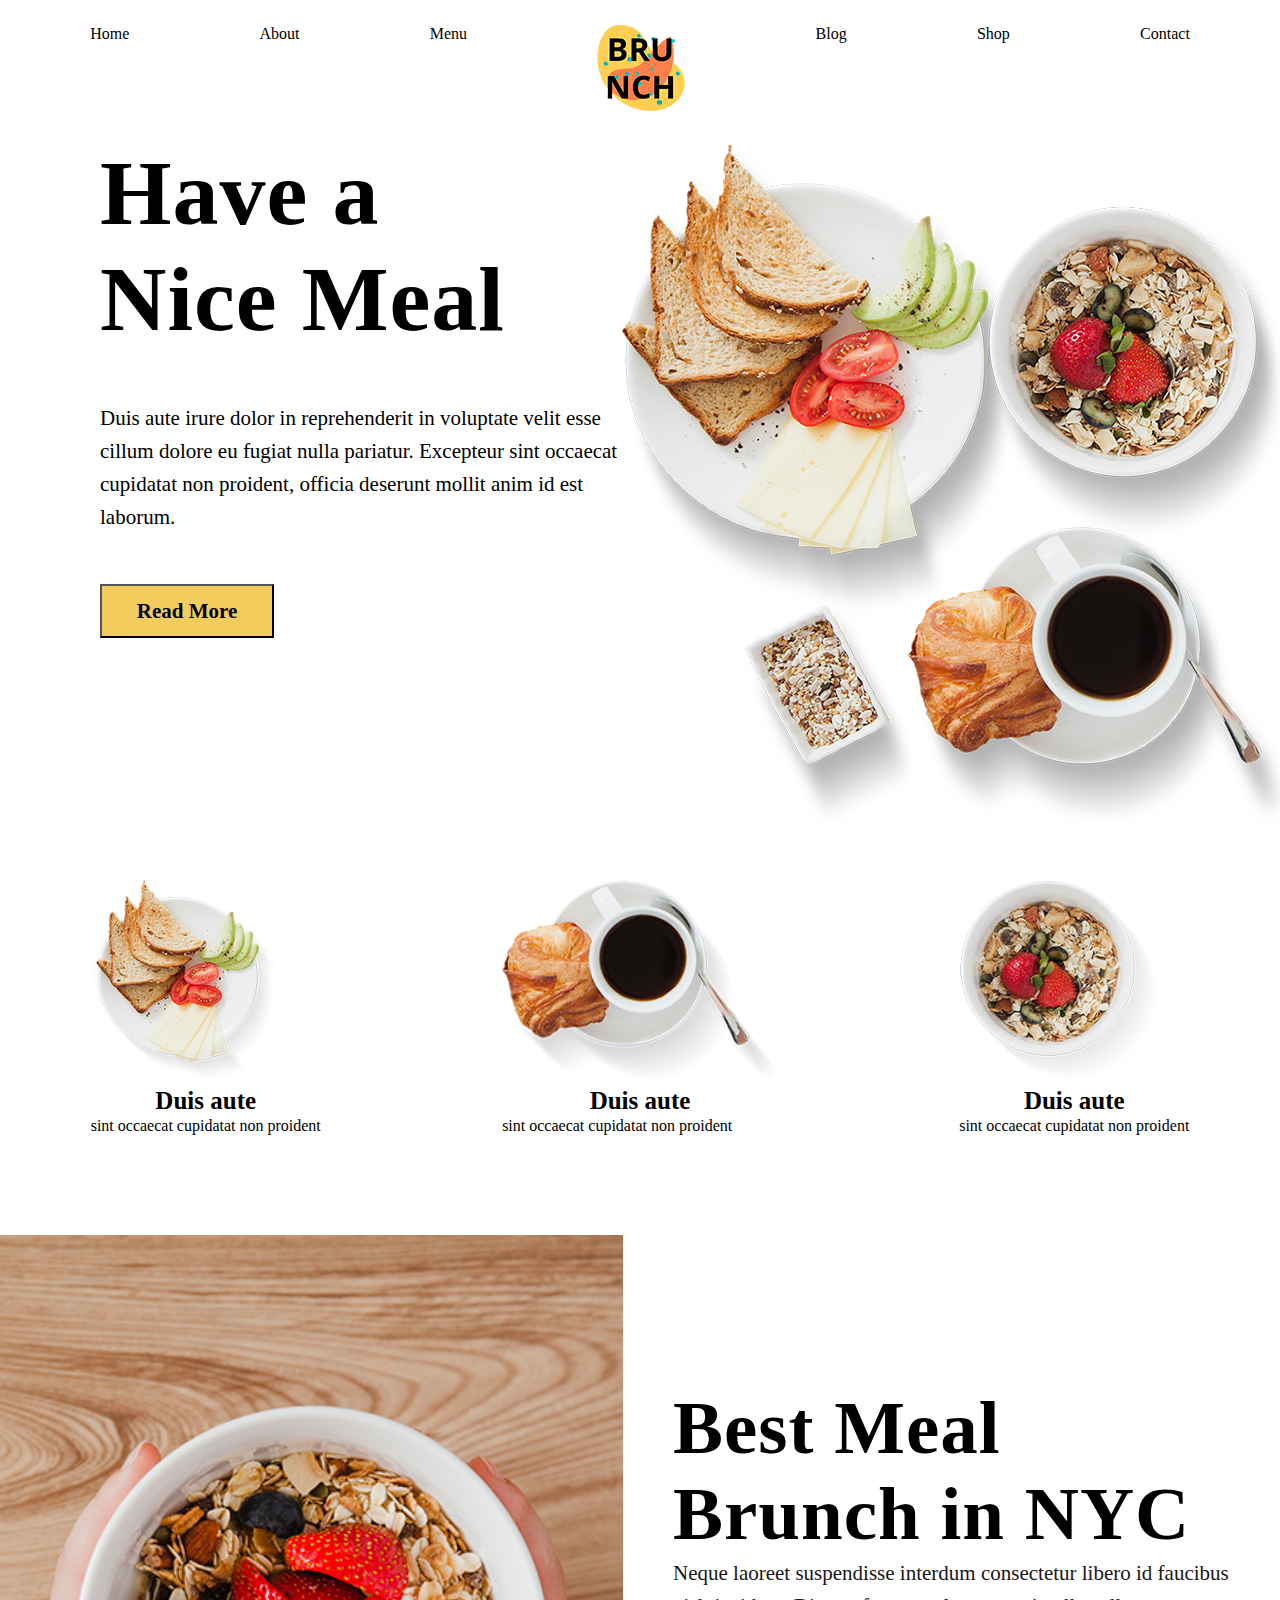
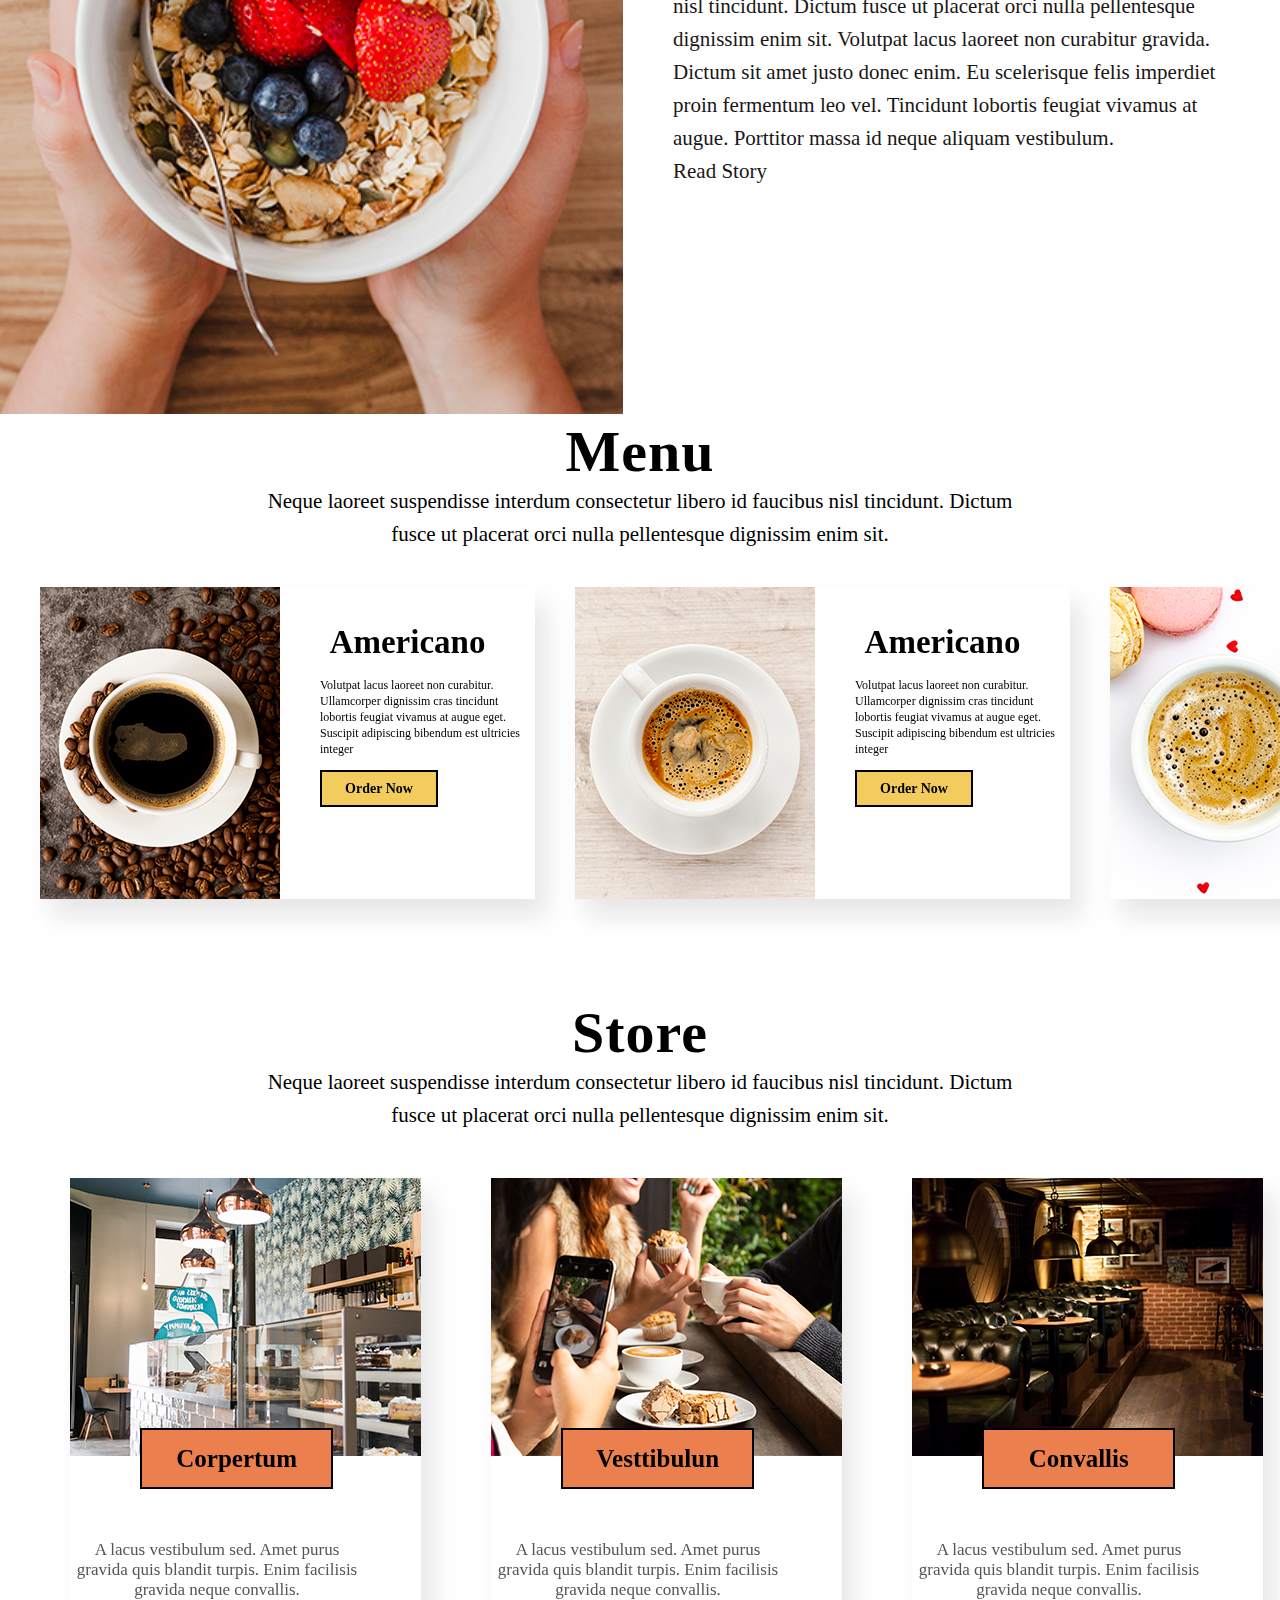
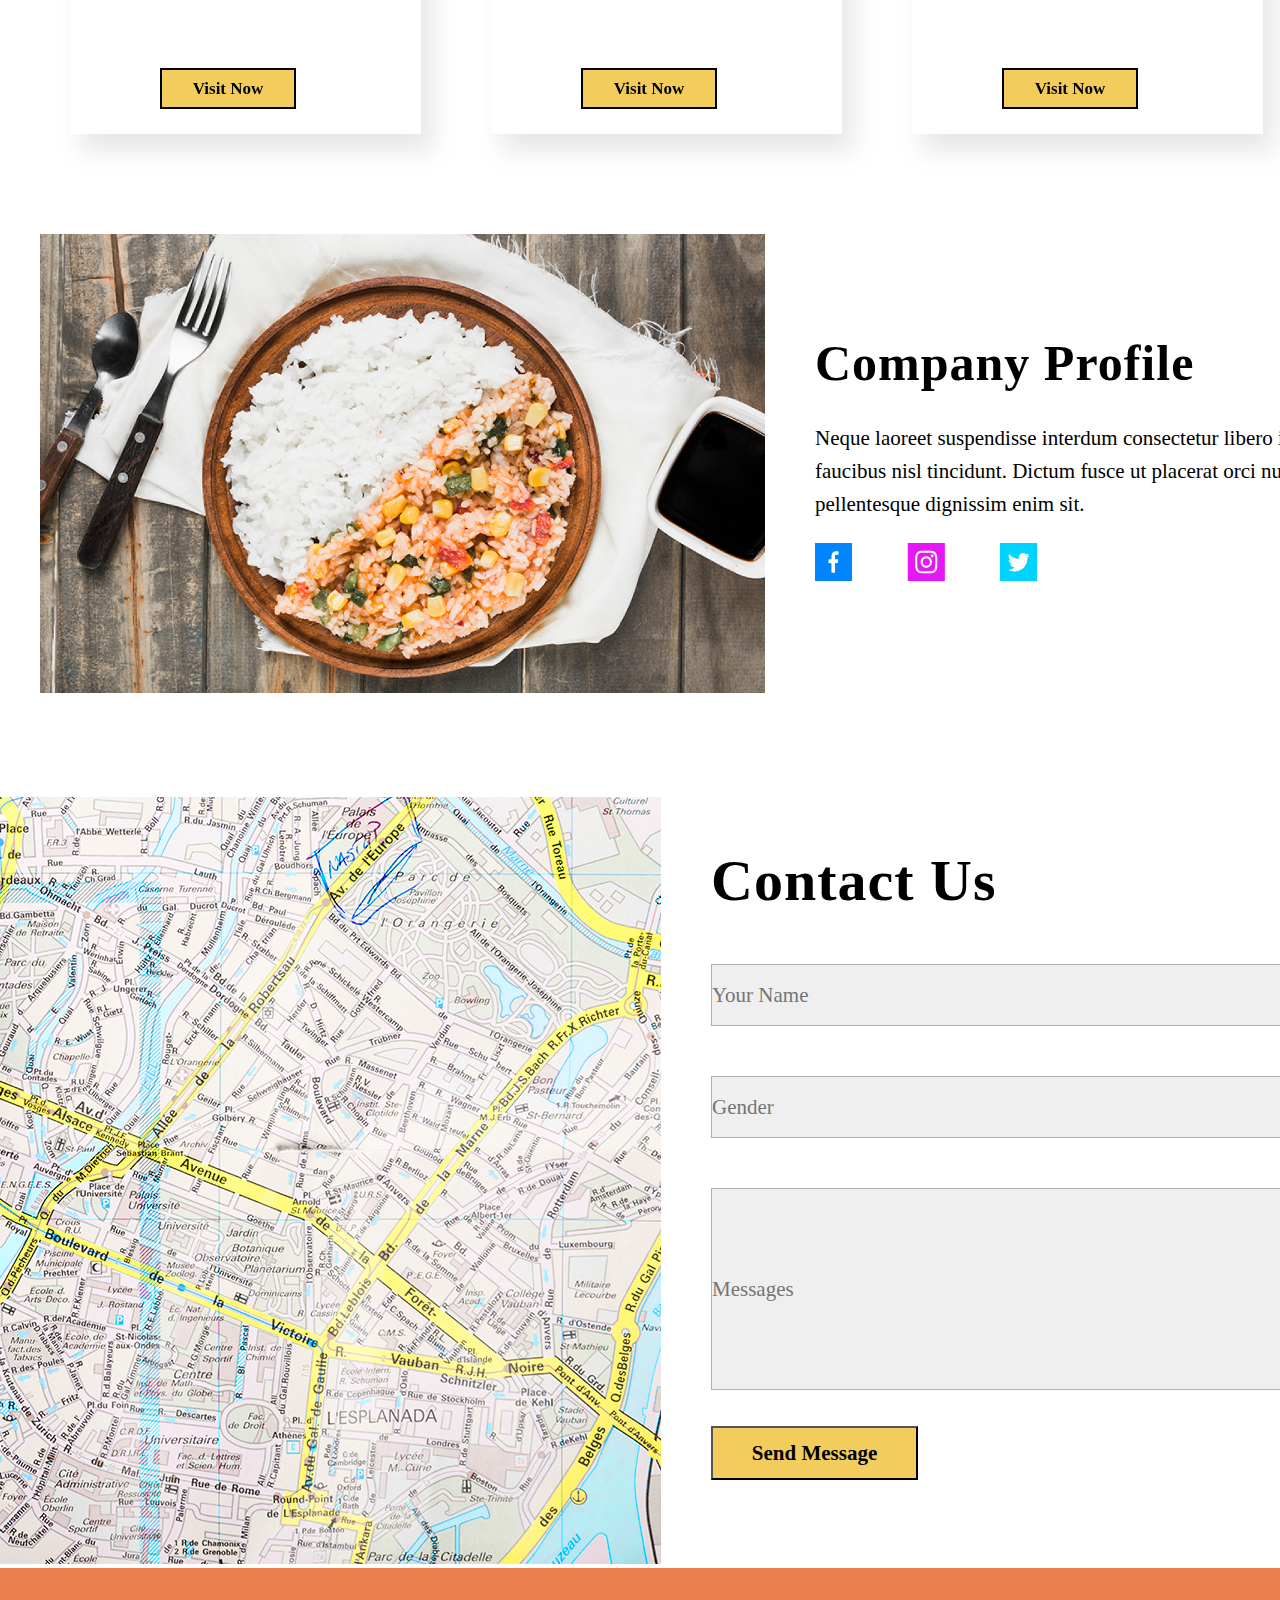
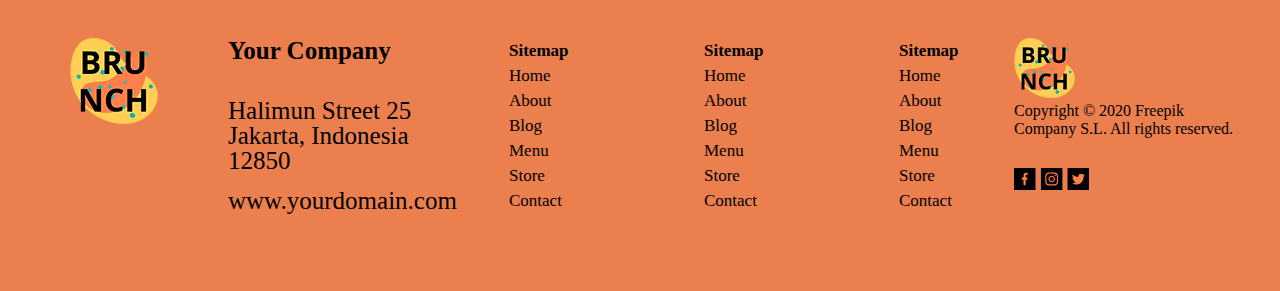
<file: PSD-BRUNCH/HTML/index.html>
<!DOCTYPE html>
<html lang="en">

<head>
    <meta charset="UTF-8">
    <meta name="viewport" content="width=device-width, initial-scale=1.0">
    <title>Brunch</title>
    <link rel="stylesheet" href="../CSS/style.css">
    <link rel="stylesheet" href="../CSS/responsive.css">
</head>

<body class="body">
    <!-- navbar -->
    <nav>
        <ul class="navbar">
            <li>Home</li>
            <li>About</li>
            <li>Menu</li>
            <li><img src="../IMAGES/Place Your Logo Here (Double Click to Edit) (1).png" alt=""></li>
            <li>Blog</li>
            <li>Shop</li>
            <li>Contact</li>
        </ul>
    </nav>
    <!-- navbar ends-->
    <!-- section starts -->
    <section>
        <!--container-1 starts */ -->

        <div class="container-1">
            <div class="meal-content">
                <p class="meal">Have a <br>
                    Nice Meal</p>
                <p class="duis">Duis aute irure dolor in reprehenderit in voluptate velit esse cillum dolore eu
                    fugiat nulla pariatur. Excepteur sint occaecat cupidatat non proident, officia deserunt mollit anim
                    id est laborum.</p>
                <button class="read">Read More</button>

            </div>
            <div class="img1-content">
                <img src="../IMAGES/sideimg.png" alt="" class="img-6">
          
            </div>
        </div>
        <!--container-1 ends */ -->

        <!--container-2 starts */ -->
        <div class="container-2">
            <div class="food-img3">
                <div class="img-1">
                    <img src="../IMAGES/bread.png" alt="" height="200px">
                    
                    <h1>Duis aute </h1>
                    <p> sint occaecat cupidatat non proident
                    </p>
                </div>
                <div class="img-2">
                    <img src="../IMAGES/coffee.png" alt="" height="200px">
                    <h1>Duis aute </h1>
                    <p> sint occaecat cupidatat non proident</p>
                </div>
                <div class="img-3">
                    <img src="../IMAGES/oats.png" alt="" height="200px">
                    <h1>Duis aute </h1>

                    <p>sint occaecat cupidatat non proident
                    </p>
                </div>
            </div>
        </div>
        <!--container-2 ends */ -->
        <!--container-3 starts */ -->


        <div class="container-3">
            <div class="oatsbowl">
                <img src="../IMAGES/oats-img.png" alt="" class="imgo">
            </div>
            <div class="bowl-content">
                <p class="nyc">Best Meal
                    Brunch in NYC</p>
                <p class="para">Neque laoreet suspendisse
                    interdum consectetur libero id faucibus
                    nisl tincidunt. Dictum fusce ut placerat orci nulla pellentesque dignissim enim sit. Volutpat lacus
                    laoreet non curabitur gravida. Dictum sit amet justo donec enim. Eu scelerisque felis imperdiet
                    proin fermentum leo vel. Tincidunt lobortis feugiat vivamus at augue. Porttitor massa id neque
                    aliquam vestibulum.
                </p>
                <p class="para"> Read Story</p>
            </div>
        </div>
        <!--container-3 ends */ -->

        <!--container-4 starts */ -->

        <div class="container-4">
            <p class="menu">Menu</p>
            <p class="para-2">Neque laoreet suspendisse interdum consectetur libero id faucibus nisl tincidunt. Dictum
                <br>fusce ut
                placerat orci nulla pellentesque dignissim enim sit.
            </p>
            <div class="coffee-menu">
                <div class="img-block">
                    <div><img src="../IMAGES/americano.png" alt=""></div>
                    <div>
                        <p class="americano">Americano</p>
                        <p class="para-3">Volutpat lacus laoreet non curabitur. Ullamcorper dignissim cras tincidunt
                            lobortis feugiat
                            vivamus at augue eget. Suscipit adipiscing bibendum est
                            ultricies integer</p>
                        <button class="order">Order Now</button>
                    </div>

                </div>
                <div class="img-block">
                    <div><img src="../IMAGES/hot-black.png" alt=""></div>
                    <div>
                        <p class="americano">Americano</p>
                        <p class="para-3">Volutpat lacus laoreet non curabitur. Ullamcorper dignissim cras tincidunt
                            lobortis feugiat
                            vivamus at augue eget. Suscipit adipiscing bibendum est
                            ultricies integer</p>
                        <button class="order">Order Now</button>
                    </div>

                </div>
                <div class="img-block">
                    <div class="ch"><img src="../IMAGES/cofeehot.png" alt="" class="ch"></div>
                </div>
            </div>
        </div>
        <!--container-4 ends */ -->

        <!--container-5 starts */ -->

        <div class="container-5">
            <p class="menu">Store</p>
            <p class="para-2">Neque laoreet suspendisse interdum consectetur libero id faucibus nisl tincidunt. Dictum
                <br>fusce ut
                placerat orci nulla pellentesque dignissim enim sit.
            </p>
            <div class="store">
                <div class="store-1">
                    <div><img src="../IMAGES/Place Your Image Here (Double Click to Edit) (4).png" alt="" class="img-4">
                        <button class="btn-c">Corpertum</button>
                    </div>
                    <div>
                        <p class="store-para">A lacus vestibulum sed. Amet purus gravida quis blandit turpis.
                            Enim facilisis gravida neque convallis.</p>
                    </div>
                    <button class="visit">Visit Now</button>
                </div>
                <div class="store-1">
                    <div><img src="../IMAGES/Place Your Image Here (Double Click to Edit) (3).png" alt="" class="img-4">
                        <button class="btn-c">Vesttibulun</button>
                    </div>
                    <div>
                        <p class="store-para">A lacus vestibulum sed. Amet purus gravida quis blandit turpis.
                            Enim facilisis gravida neque convallis.</p>
                    </div>
                    <button class="visit">Visit Now</button>

                </div>
                <div class="store-1">
                    <div><img src="../IMAGES/Place Your Image Here (Double Click to Edit) (2).png" alt="" class="img-4">
                        <button class="btn-c">Convallis</button>
                    </div>
                    <div>
                        <p class="store-para">A lacus vestibulum sed. Amet purus gravida quis blandit turpis.
                            Enim facilisis gravida neque convallis.</p>
                    </div>
                    <button class="visit">Visit Now</button>

                </div>
            </div>

        </div>
        <!--container-5 ends */ -->

        <!--container-6 starts */ -->
        <div class="container-6">
            <div class="img-2">
                <img src="../IMAGES/company.png" alt="" class="map">
            </div>
            <div class="company">
                <p class="pro">Company Profile</p>
                <p class="para-4">Neque laoreet suspendisse interdum consectetur libero id faucibus nisl tincidunt.
                    Dictum fusce
                    ut placerat orci nulla pellentesque dignissim enim sit. </p>
                <img src="../IMAGES/Facebook.png" alt="" class="img-5">
                <img src="../IMAGES/Instagram.png" alt="" class="img-5">
                <img src="../IMAGES/Twitter.png" alt="" class="img-5">
            </div>
        </div>
        <div class="container-7">
            <div>
                <img src="../IMAGES/map.png" alt="" >
            </div>
            <div class="bowl-content">
                <p class="con">Contact Us</p>
                <input type="text" name="" id="name" placeholder="Your Name"> <br>
                <input type="text" name="" id="name" placeholder="Gender"><br>
                <input type="text" name="" id="msg" placeholder="Messages"><br><br><br>
                <button class="send">Send Message</button>
            </div>
        </div>
    </section>
    <footer>
        <div>
            <img src="../IMAGES/Place Your Logo Here (Double Click to Edit) (1).png" alt="" class="fl">
        </div>
        <div>
            <ul class="cp">
                <li class="cmp">
                    Your Company
                </li>
                <li class="hal">Halimun Street 25 <br>
                    Jakarta, Indonesia <br>
                    12850</li>
                <li class="hal">www.yourdomain.com</li>
            </ul>
        </div>
        <div class="site">
            <ul>
                <li class="s1">Sitemap </li>
                <li class="s2"> Home</li>
                <li class="s2"> About</li>
                <li class="s2"> Blog</li>
                <li class="s2">Menu</li>
                <li class="s2"> Store</li>
                <li class="s2"> Contact </li>
            </ul>
        </div>
        <div class="site">
            <ul>
                <li class="s1">Sitemap </li>
                <li class="s2"> Home</li>
                <li class="s2"> About</li>
                <li class="s2"> Blog</li>
                <li class="s2">Menu</li>
                <li class="s2"> Store</li>
                <li class="s2"> Contact </li>
            </ul>
        </div>
        <div class="site">
            <ul>
                <li class="s1">Sitemap </li>
                <li class="s2"> Home</li>
                <li class="s2"> About</li>
                <li class="s2"> Blog</li>
                <li class="s2">Menu</li>
                <li class="s2"> Store</li>
                <li class="s2"> Contact </li>
            </ul>
        </div>
        <div>
            <ul>
                <li class="cmp1">
                    <img src="../IMAGES/Place Your Logo Here (Double Click to Edit) (1).png" alt="" class="fls">
                </li>
                <li class="">Copyright ©  2020 Freepik <br>
                    Company S.L. All rights reserved.</li>
                    <li class="llg"><img src="../IMAGES/Facebook-2.png" alt="">
                    <img src="../IMAGES/Instagram-2.png" alt="">
                <img src="../IMAGES/Twitter-2.png" alt=""></li>
            </ul>
        </div>
    </footer>
</body>

</html>
</file>
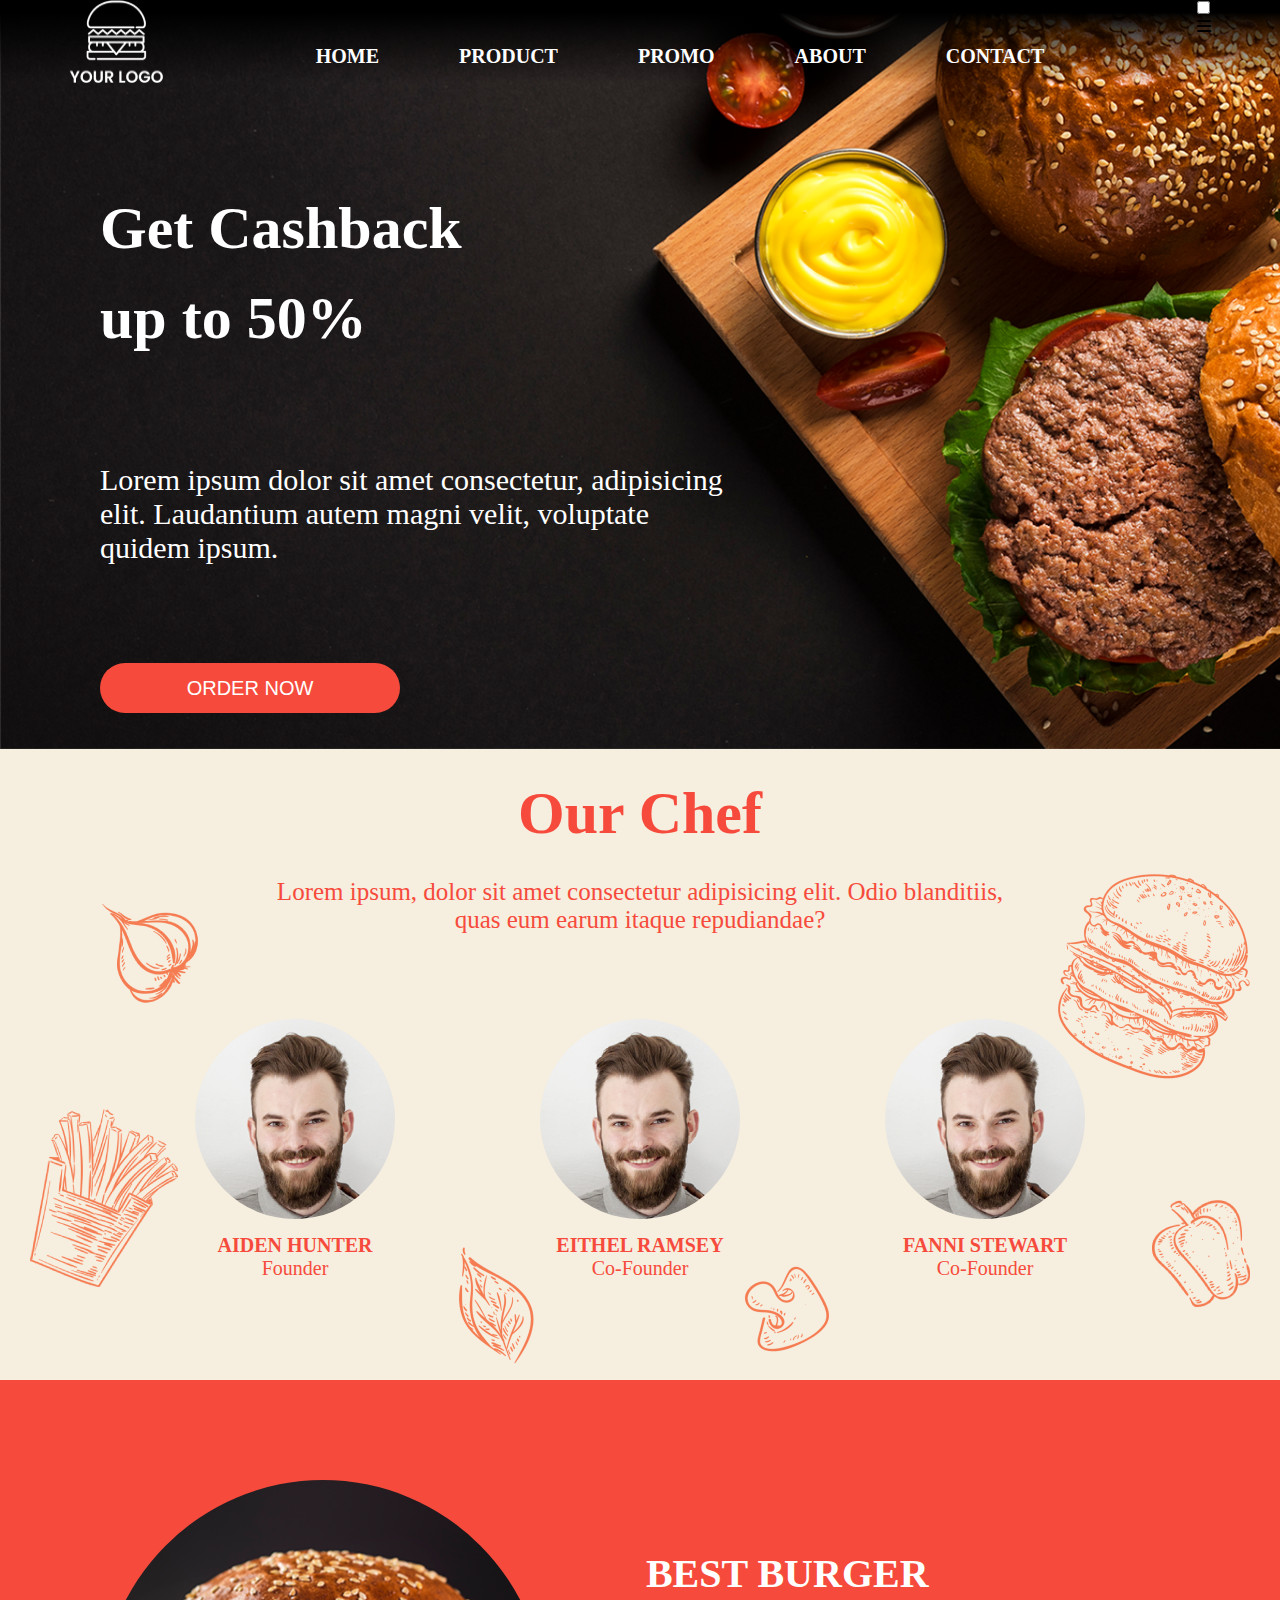
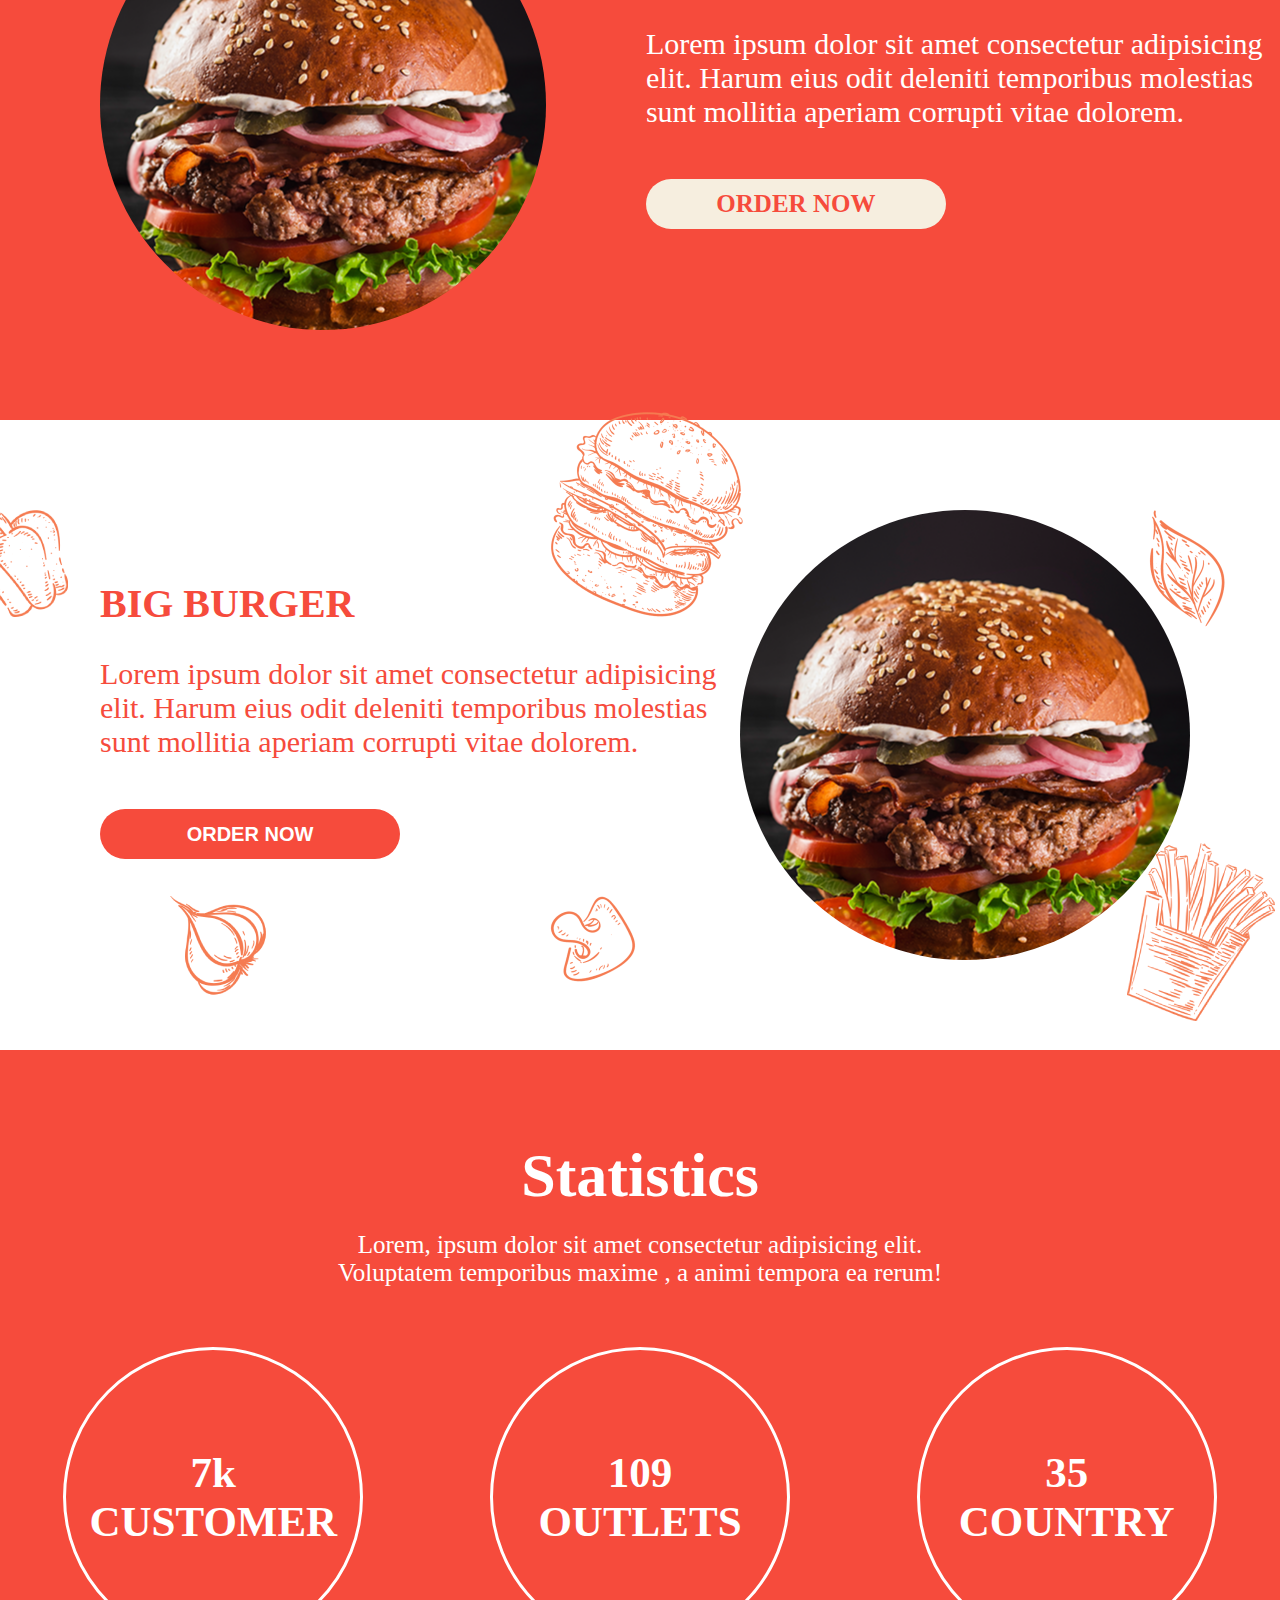
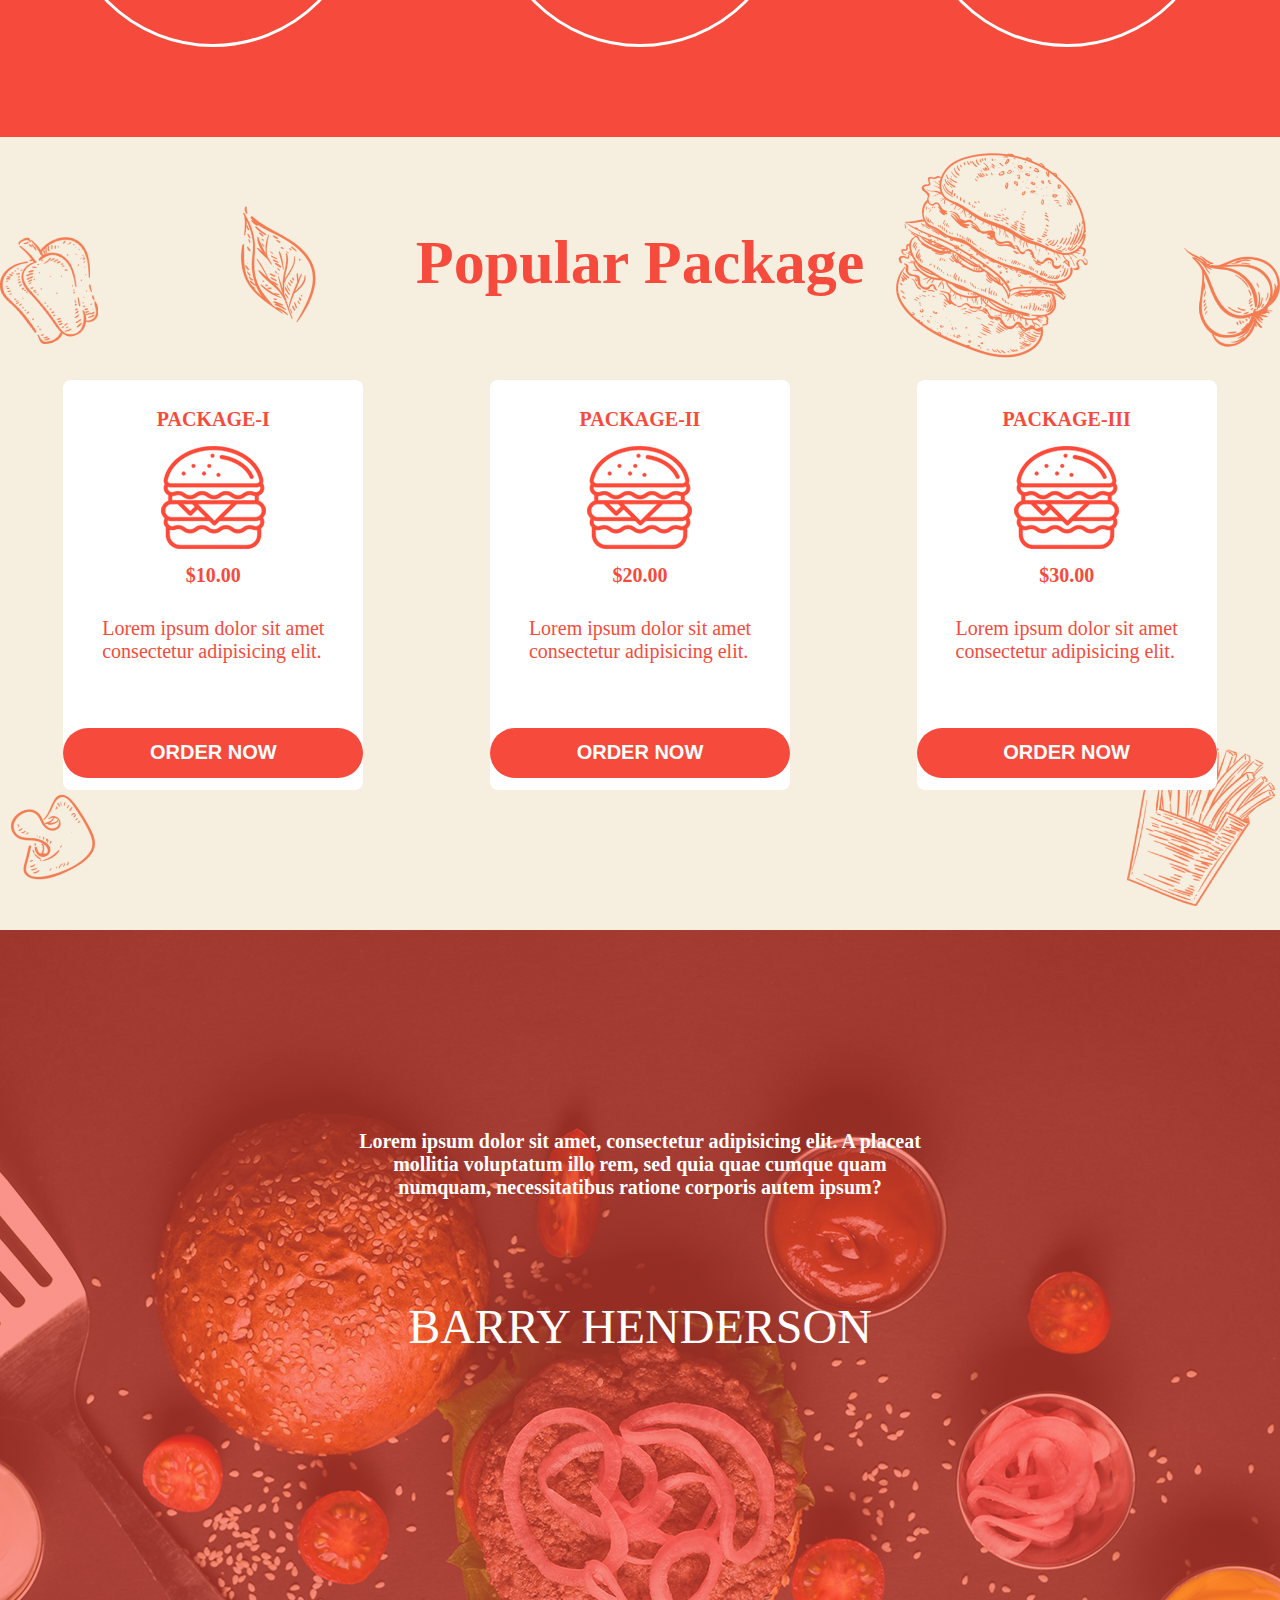
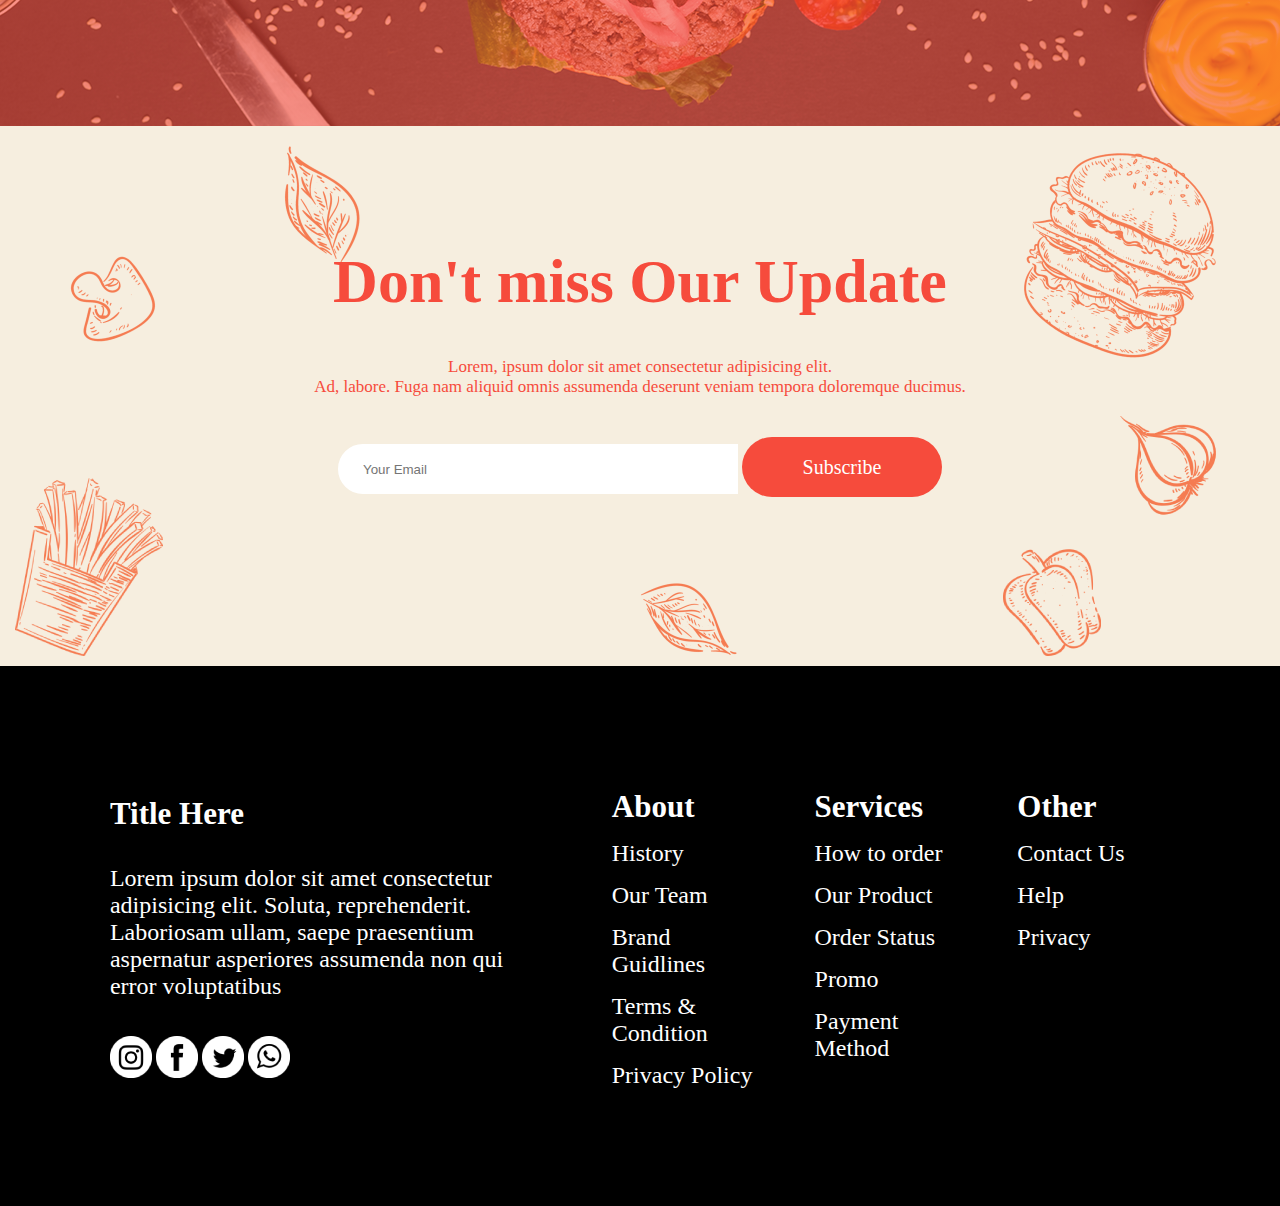
<file: Website/HTML/burgerrestaurant.html>
<!DOCTYPE html>
<html lang="en">

<head>
    <meta charset="UTF-8">
    <meta name="viewport" content="width=device-width, initial-scale=1.0">
    <title>Burger Restaurant </title>
    <link rel="stylesheet" href="../CSS/BurgerStyle.css">
    <link rel="stylesheet" href="https://cdnjs.cloudflare.com/ajax/libs/font-awesome/6.4.2/css/all.min.css">
</head>

<body>
    <header>
        <div class="container">
            <nav class="nav">
                <img src="../../Website/Images/Place Your Logo Here (Double Click to Edit).png" alt=""></li>
                <ul class="navbar">
                    <li>Home</li>
                    <li>Product</li>
                    <li>Promo</li>
                    <li>About</li>
                    <li>Contact</li>
                </ul>
                <div>  
                  <input type="checkbox" name="" id="check">
                <div class=""> <i class="fa-solid fa-bars bar"></i></div> 
              </div>
            </nav>
            <div class="col-50">
                <div class="head">
                    <h1>Get Cashback up to 50%</h1>
                </div>
                <div class="para">
                    <p>Lorem ipsum dolor sit amet consectetur, adipisicing elit. Laudantium autem magni velit, voluptate
                        quidem ipsum.</p>
                </div>
                <button class="btn">ORDER NOW</button>
                <br>
                <br><br>
            </div>
        </div>
    </header>
    <section>
        <div class="container-2">
            <div class="header-2">
                <h1> Our Chef</h1>
            </div>
            <div class="para-2">
                Lorem ipsum, dolor sit amet consectetur adipisicing elit. Odio blanditiis, <br>quas eum earum itaque
                repudiandae?
            </div>
            <div class="img-row">
                <div class="img-wrapper">
                    <div class="img-1">
                    </div>
                    <p>AIDEN HUNTER</p>
                    <p class="para-3">Founder</p>
                </div>
                <div class="img-wrapper">
                    <div class="img-1">

                    </div>
                    <p>EITHEL RAMSEY</p>
                    <p class="para-3">Co-Founder</p>
                </div>
                <div class="img-wrapper">
                    <div class="img-1">
                    </div>
                    <p>FANNI STEWART</p>
                    <p class="para-3">Co-Founder</p>
                </div>
                <img src="../../Website/Images/Vector Smart Object (1).png" alt="" id="i1">
                <img src="../../Website/Images/Vector Smart Object (2).png" alt="" id="i2">
                <img src="../../Website/Images/Vector Smart Object (3).png" alt="" id="i3">
                <img src="../../Website/Images/Vector Smart Object (4).png" alt="" id="i4">
                <img src="../../Website/Images/Vector Smart Object (5).png" alt="" id="i5">
                <img src="../../Website/Images/Vector Smart Object.png" alt="" id="i6">
            </div>
        </div>
        </div>
        <div class="container-3">
            <div class="img-a">
            </div>
            <div class="para-4">
                <h1>BEST BURGER</h1>
                <p>Lorem ipsum dolor sit amet consectetur adipisicing elit. Harum eius odit deleniti temporibus
                    molestias sunt mollitia aperiam corrupti vitae dolorem.
                </p>
                <button class="btn-2">ORDER NOW</button>
            </div>
        </div>
        <div class="container-4">
            <div class="para-5">
                <h1>BIG BURGER</h1>
                <p>Lorem ipsum dolor sit amet consectetur adipisicing elit. Harum eius odit deleniti temporibus
                    molestias sunt mollitia aperiam corrupti vitae dolorem.
                </p>
                <button class="btn-5">ORDER NOW</button>
            </div>
            <div class="img-b">
            </div>
            <img src="../../Website/Images/Vector Smart Object (1).png" alt="" id="l1">
            <img src="../../Website/Images/Vector Smart Object (2).png" alt="" id="l2">
            <img src="../../Website/Images/Vector Smart Object (3).png" alt="" id="l3">
            <img src="../../Website/Images/Vector Smart Object (4).png" alt="" id="l4">
            <img src="../../Website/Images/Vector Smart Object (5).png" alt="" id="l5">
            <img src="../../Website/Images/Vector Smart Object.png" alt="" id="l6">
        </div>
        <div class="container-5">
            <div class="para-6">
                <h1>Statistics</h1>
                <p>Lorem, ipsum dolor sit amet consectetur adipisicing elit. <br> Voluptatem temporibus maxime
                    , a animi tempora ea rerum!</p>
            </div>
            <div class="circle">
                <div class="r">
                    <p>7k </p>
                    <p>CUSTOMER</p>
                </div>
                <div class="r">
                    <p>109</p>
                    <p>OUTLETS</p>
                </div>
                <div class="r">
                    <p>35</p>
                    <p>COUNTRY</p>
                </div>
            </div>
        </div>
        <div class="container-6">
            <div class="para-7">
                <h1>Popular Package</h1>
            </div>
            <div class="sq">
                <div class="sq-1">
                    <p><b>PACKAGE-I</b></p>
                    <img src="../../Website/Images/Icon.png" alt="">
                    <p><b>$10.00</b></p>
                    <p>Lorem ipsum dolor sit amet <br> consectetur adipisicing elit.</p>
                    <button class="btn-5">ORDER NOW</button>
                </div>
                <div class="sq-1">
                    <p><b>PACKAGE-II</b></p>
                    <img src="../../Website/Images/Icon.png" alt="">
                    <p><b>$20.00</b></p>
                    <p>Lorem ipsum dolor sit amet <br> consectetur adipisicing elit.</p>
                    <button class="btn-5">ORDER NOW</button>
                </div>
                <div class="sq-1">
                    <p><b>PACKAGE-III</b></p>
                    <img src="../../Website/Images/Icon.png" alt="">
                    <p><b>$30.00</b></p>
                    <p>Lorem ipsum dolor sit amet <br> consectetur adipisicing elit.</p>
                    <button class="btn-5">ORDER NOW</button>
                </div>
            </div>
            <img src="../../Website/Images/Vector Smart Object (1).png" alt="" id="m1">
            <img src="../../Website/Images/Vector Smart Object (2).png" alt="" id="m2">
            <img src="../../Website/Images/Vector Smart Object (3).png" alt="" id="m3">
            <img src="../../Website/Images/Vector Smart Object (4).png" alt="" id="m4">
            <img src="../../Website/Images/Vector Smart Object (5).png" alt="" id="m5">
            <img src="../../Website/Images/Vector Smart Object.png" alt="" id="m6">
        </div>

        <div class="container-7">
            <p class="para-8">Lorem ipsum dolor sit amet, consectetur adipisicing elit.
                A placeat mollitia voluptatum illo rem, sed quia quae cumque quam numquam,
                necessitatibus ratione corporis autem ipsum?</p>
            <h1>BARRY HENDERSON</h1>
        </div>
        <div class="container-8">
            <div class="para-9">
                <h1>Don't miss Our Update</h1>
                <p>
                    Lorem, ipsum dolor sit amet consectetur adipisicing elit. <br> Ad, labore. Fuga nam aliquid omnis
                    assumenda deserunt veniam tempora doloremque ducimus.
                </p>
                <form action="get">
                    <input type="search" placeholder="Your Email" name="" id="search">
                    <button class="btn-6">Subscribe</button>
                </form>
            </div>
            <img src="../../Website/Images/Vector Smart Object (1).png" alt="" id="n1">
            <img src="../../Website/Images/Vector Smart Object (2).png" alt="" id="n2">
            <img src="../../Website/Images/Vector Smart Object (3).png" alt="" id="n3">
            <img src="../../Website/Images/Vector Smart Object (4).png" alt="" id="n4">
            <img src="../../Website/Images/Vector Smart Object (5).png" alt="" id="n5">
            <img src="../../Website/Images/Vector Smart Object.png" alt="" id="n6">
            <img src="../../Website/Images/shape-1.png" alt="" id="n7">
        </div>
        <footer>
            <div class="con-1">
                <h1>Title Here</h1>
                <br>
                <p>Lorem ipsum dolor sit amet consectetur adipisicing elit. Soluta, reprehenderit. Laboriosam ullam,
                    saepe praesentium aspernatur asperiores assumenda non qui error voluptatibus
                </p>
                <br>
                <br>
                <img src="../../Website/Images/Instagram.png" alt="">
                <img src="../../Website/Images/Facebook.png" alt="">
                <img src="../../Website/Images/Twitter.png" alt="">
                <img src="../../Website/Images/WhatsApp.png" alt="">
            </div>
            <div class="con-11">
                <div class="con-2">
                    <h1>About</h1>
                    <p>History</p>
                    <p>Our Team</p>
                    <p>Brand Guidlines</p>
                    <p>Terms & Condition</p>
                    <p>Privacy Policy</p>
                </div>
                <div class="con-2">
                    <h1>Services</h1>
                    <p>How to order</p>
                    <p>Our Product</p>
                    <p>Order Status</p>
                    <p>Promo</p>
                    <p>Payment Method</p>
                </div>
                <div class="con-2">
                    <h1>Other</h1>
                    <p>Contact Us</p>
                    <p>Help</p>
                    <p>Privacy</p>
                </div>
            </div>
        </footer>
    </section>
</body>

</html>
</file>
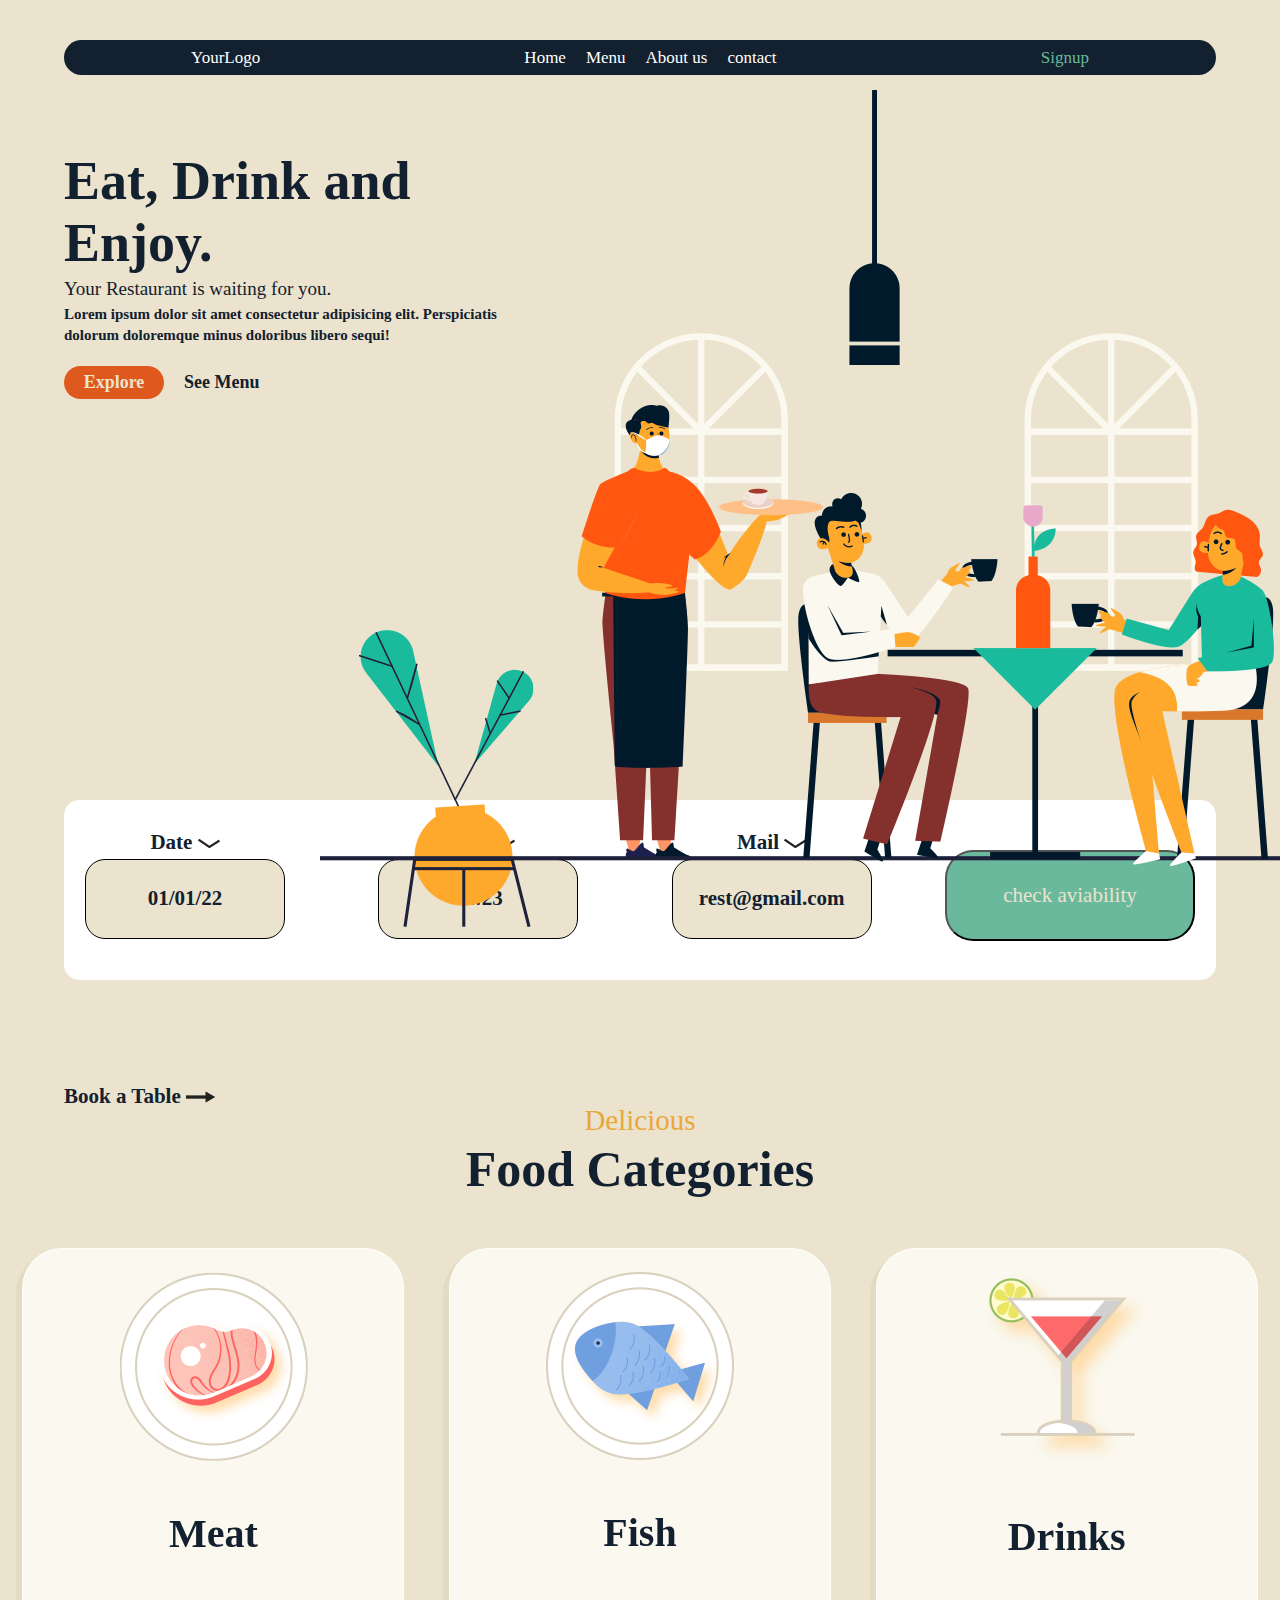
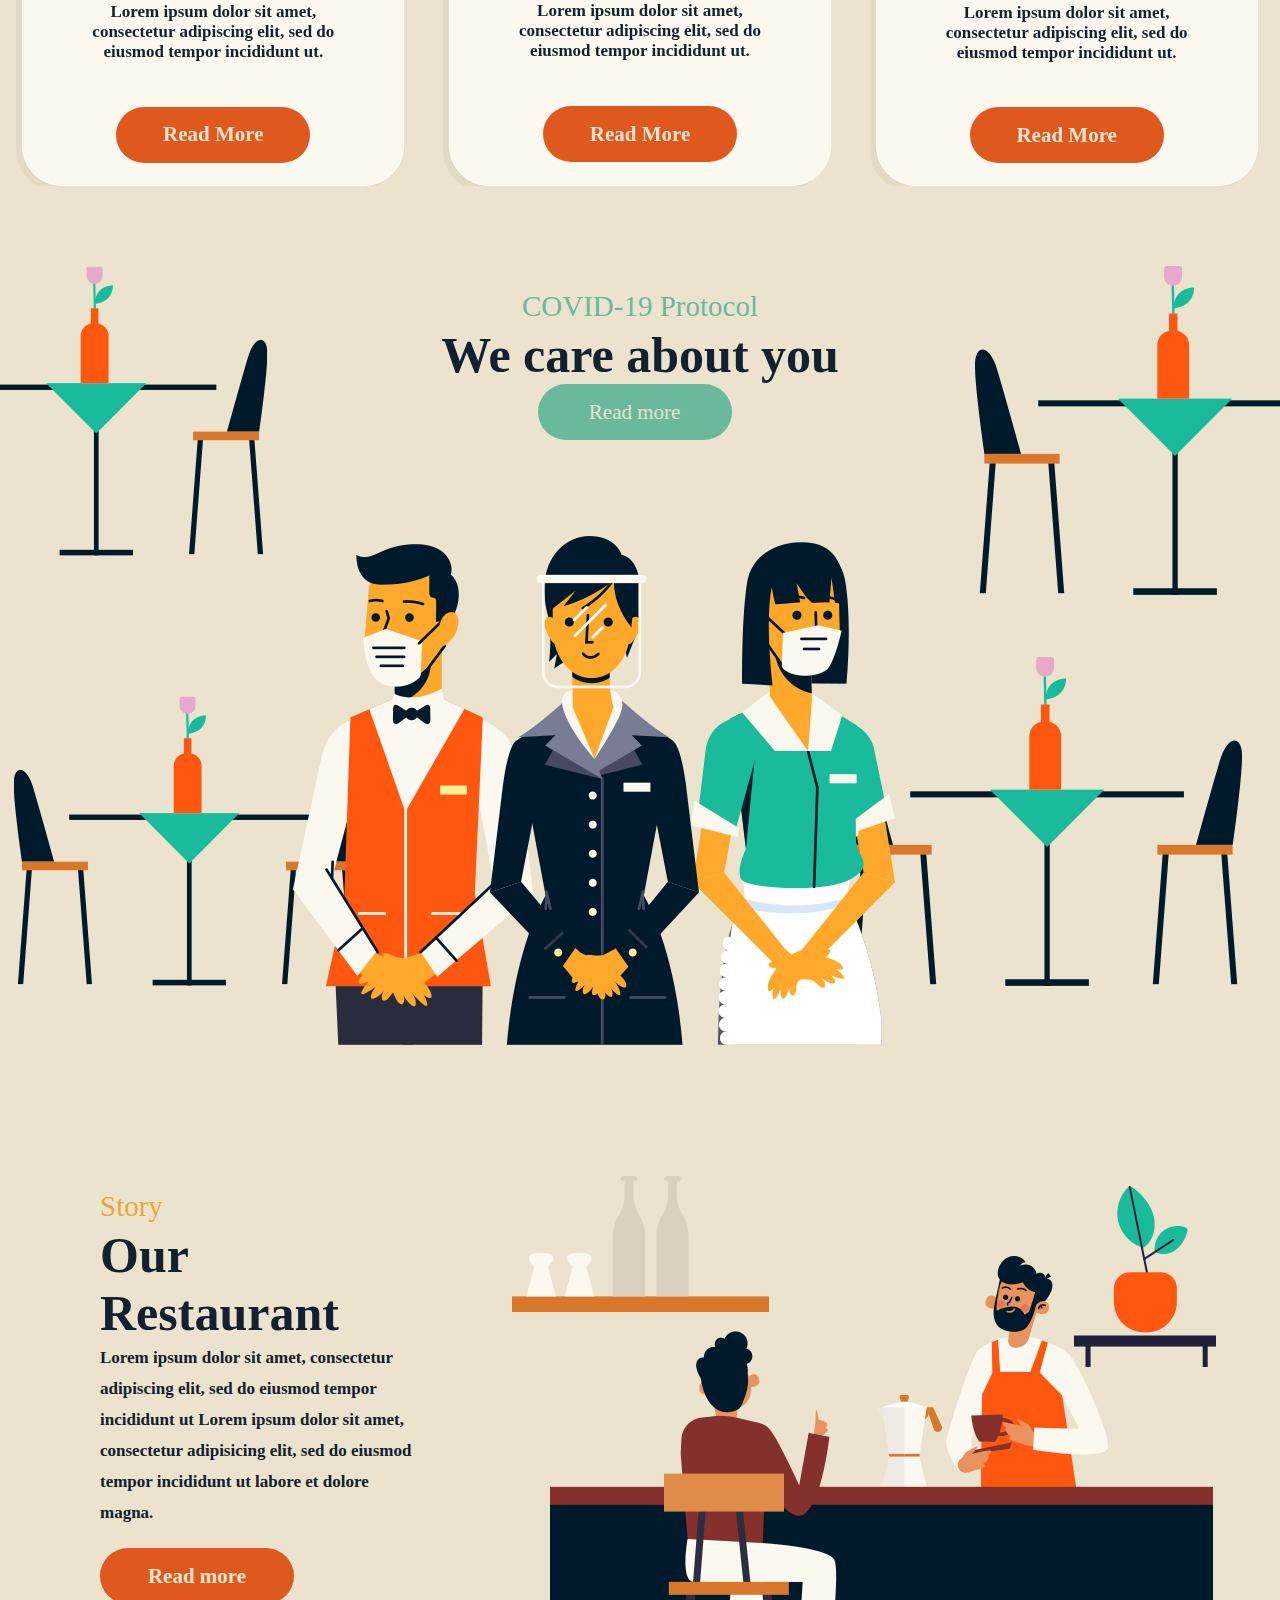
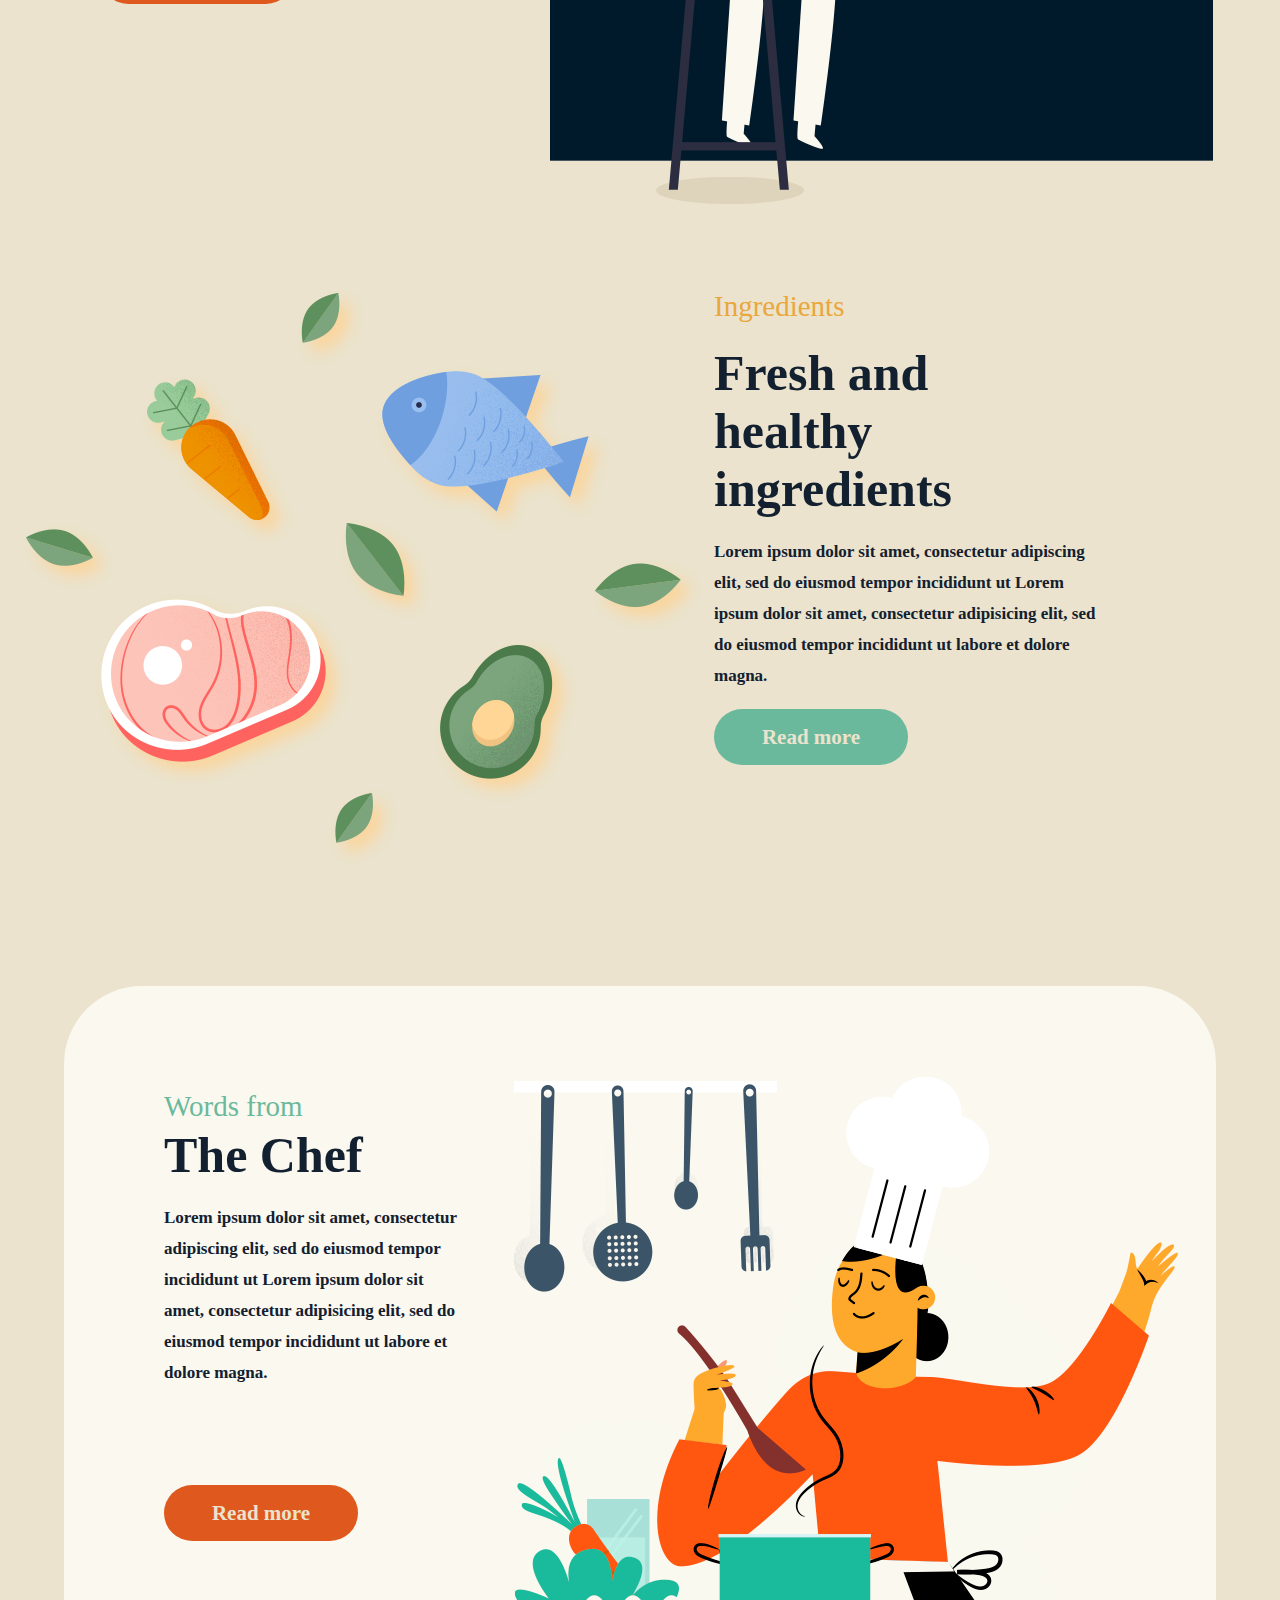
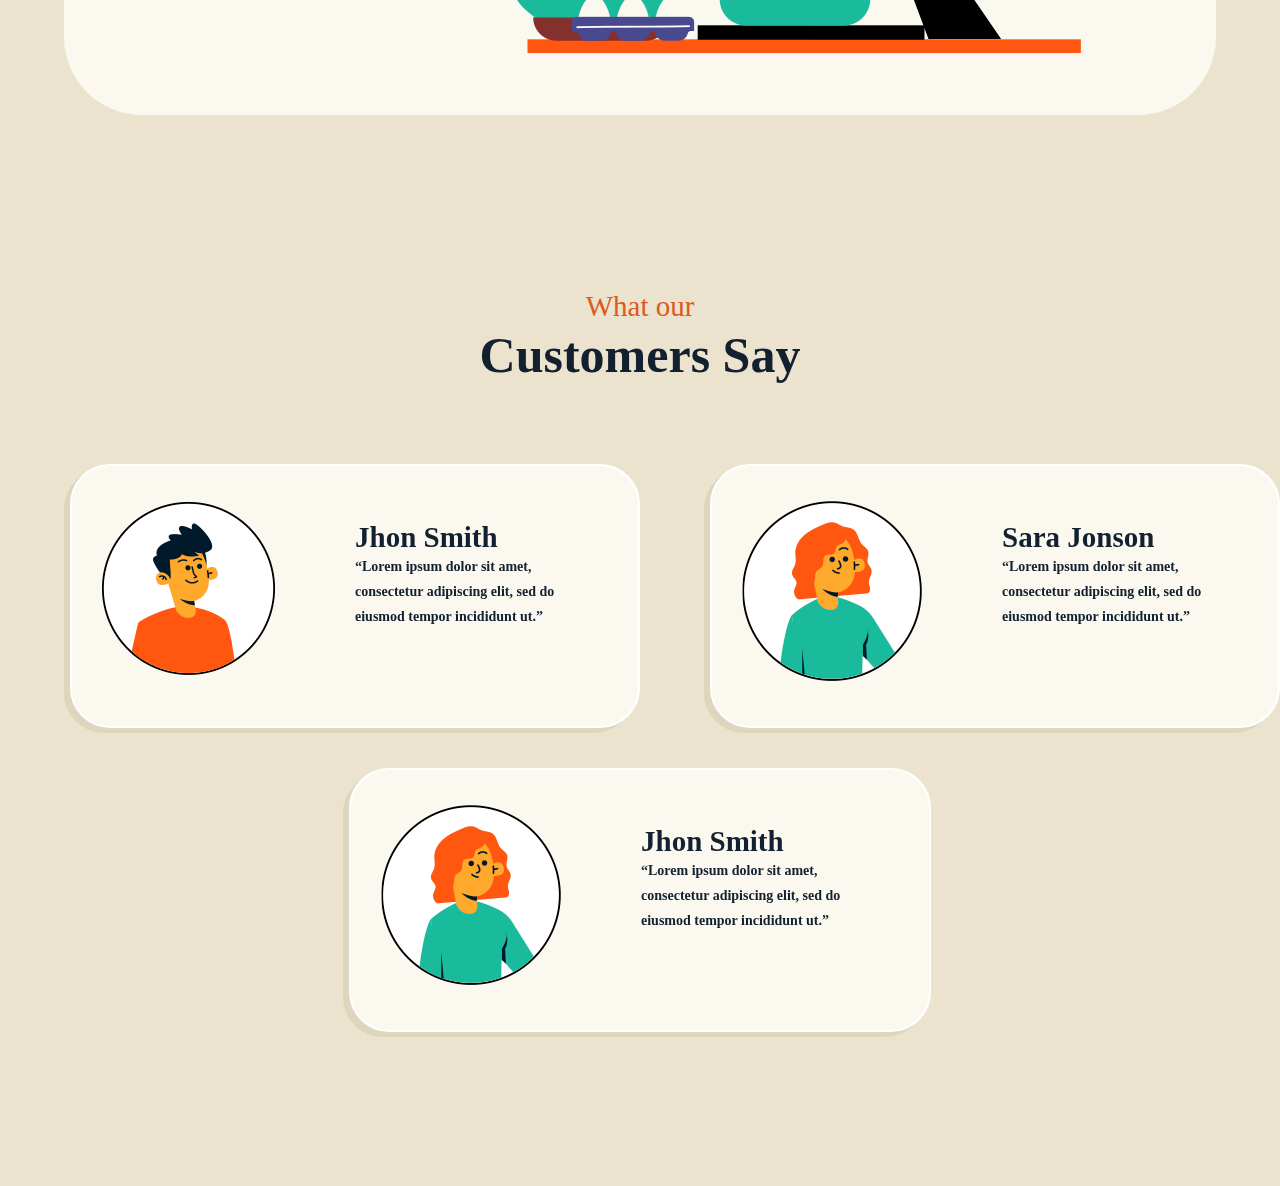
<file: Website/HTML/Restaurant.html>
<!DOCTYPE html>
<html lang="en">

<head>
    <meta charset="UTF-8">
    <meta name="viewport" content="width=device-width, initial-scale=1.0">
    <title>Restaurant</title>
    <link rel="stylesheet" href="../../Website/CSS/style1.css">
</head>

<body>
    <header>
        <div class="container">
            <nav>
                <div class="logo">
                    YourLogo
                </div>
                <div class="home">
                    <p>Home</p>
                    <p>Menu</p>
                    <p>About us</p>
                    <p>contact</p>
                </div>
                <div class="signup">
                    <a href="Signup">Signup</a>
                </div>
            </nav>

            <div class="col-40">
                <h1>Eat, Drink and Enjoy.</h1>
                <p class="para-1">
                    Your Restaurant is waiting for you.
                </p>
                <p class="para-2">Lorem ipsum dolor sit amet consectetur adipisicing elit. Perspiciatis dolorum
                    doloremque minus doloribus libero sequi!</p>
                <div class="btn">
                    <button>Explore</button>
                    <p>See Menu</p>
                </div>
                <p class="para-3">Book a Table <img src="../Images/Arrow 1.png" alt=""></p>
                <div class="box">
                    <div class="o1">
                        <p>Date <img src="../Images/Arrow 2.png" alt=""></p>
                        <div class="box2">
                            <p class="para-4"> 01/01/22</p>
                        </div>
                    </div>
                    <div class="o1">
                        <p>Time <img src="../Images/Arrow 2.png" alt=""></p>
                        <div class="box2">
                            <p class="para-4"> 01:23</p>
                        </div>
                    </div>
                    <div class="o1">
                        <p>Mail <img src="../Images/Arrow 2.png" alt=""></p>
                        <div class="box2">
                            <p class="para-4"> rest@gmail.com</p>
                        </div>
                    </div>
                    <button class="btn-1">check aviability</button>
                </div>
            </div>
            <img src="../../Website/Images/Lamp .png" alt="" class="i1">
            <img src="../../Website/Images/Ilustration.png" alt="" class="i2">
            <img src="../../Website/Images/Window 1.png" alt="" class="i3">
            <img src="../../Website/Images/Window 2.png" alt="" class="i4">
            <img src="../../Website/Images/Plant.png" alt="" class="i5">
        </div>
    </header>

    <!-- col-40 ends here -->

    <!-- container-2 starts from here -->
    <div class="container-2">
        <p class="del">Delicious</p>
        <p class="food">Food Categories</p>

        <div class="sq">
            <div class="sq-1">
                <div><img src="../../Website/Images/Dish.png" alt="" class="img-1"></div>
                <div>
                    <p class="me">Meat</p>
                </div>
                <div>
                    <p class="lo">Lorem ipsum dolor sit amet,<br> consectetur adipiscing elit,
                        sed do <br>eiusmod tempor incididunt ut.</p>
                </div>
                <div> <button class="read">Read More</button> </div>
            </div>
            <div class="sq-1">
                <div><img src="../../Website/Images/Dish (1).png" alt="" class="img-1"></div>
                <div>
                    <p class="me">Fish</p>
                </div>
                <div>
                    <p class="lo">Lorem ipsum dolor sit amet,<br> consectetur adipiscing elit,
                        sed do <br>eiusmod tempor incididunt ut.</p>
                </div>
                <div> <button class="read">Read More</button> </div>
            </div>
            <div class="sq-1">
                <div><img src="../../Website/Images/Dish (2).png" alt="" class="img-1"></div>
                <div>
                    <p class="me">Drinks</p>
                </div>
                <div>
                    <p class="lo">Lorem ipsum dolor sit amet,<br> consectetur adipiscing elit,
                        sed do <br>eiusmod tempor incididunt ut.</p>
                </div>
                <div> <button class="read">Read More</button> </div>
            </div>

        </div>
    </div>
    <!-- container-2 ends here -->
    <!-- container-3 starts from here. -->

    <div class="container-3">
        <p class="covid">COVID-19 Protocol</p>
        <p class="we">We care about you</p>
        <button class="btn-2">Read more</button>
        <img src="../Images/Ilustration-2.png" alt="" class="t5">
        <img src="../Images/Table 1.png" alt="" class="t1">
        <img src="../Images/Table 2.png" alt="" class="t2">
        <img src="../Images/Table 3.png" alt="" class="t3">
        <img src="../Images/Table 4.png" alt="" class="t4">
    </div>

    <!-- container-3 ends here -->
    <!-- container-4 starts from here. -->

    <div class="container-4">
        <div class="col-30">
            <p class="str">Story</p>
            <p class="rest">Our Restaurant</p>
            <p class="para-5">Lorem ipsum dolor sit amet, consectetur
                adipiscing elit, sed do eiusmod tempor incididunt ut
                Lorem ipsum dolor sit amet, consectetur adipisicing elit, sed do eiusmod tempor
                incididunt ut labore et dolore magna.</p>
            <button class="read-1">Read more</button>
        </div>
        <div class="images">
            <img src="../Images/Ilustration 1.png" alt="" class="p1">
            <img src="../Images/Ilustration 2.png" alt="" class="p2">
            <img src="../Images/Plant-2.png" alt="" class="p3">
        </div>
    </div>
    <!-- container-4 ends here -->
    <!-- container-5 starts from here. -->

    <div class="container-5">
        <div class="img">
            <img src="../Images/fish.png" alt="">
        </div>
        <div class="content">
            <p class="ing">Ingredients</p><br>
            <p class="fresh">Fresh and healthy
                ingredients</p><br>
            <p class="lorem">Lorem ipsum dolor sit amet, consectetur adipiscing elit, sed do eiusmod tempor incididunt
                ut Lorem ipsum dolor sit amet, consectetur adipisicing elit,
                sed do eiusmod tempor incididunt ut labore et dolore magna.</p><br>
            <button class="read-2">Read more</button>
        </div>
    </div>
    <!-- container-5 ends here -->
    <!-- container-6 starts from here. -->

    <div class="container-6">
        <div class="white">
            <div class="content-2">
                <p class="Words">Words from</p>
                <p class="the">The Chef</p><br>
                <p class="lorem-2">Lorem ipsum dolor sit amet, consectetur adipiscing elit, sed do eiusmod tempor
                    incididunt ut Lorem
                    ipsum dolor sit amet, consectetur adipisicing elit,
                    sed do eiusmod tempor incididunt ut labore et dolore magna.</p>

                <button class="read-3">Read more</button>
            </div>
            <div class="illust">
                <img src="../Images/Ilustration -5.png" alt="" class="i6">
                <img src="../Images/Ilustration 6.png" alt="" class="i7">
            </div>
        </div>
    </div>
    <!-- container-6 ends here -->
    <!-- container-7 starts from here. -->

    <div class="container-7">
        <p class="What">What our</p>
        <p class="cust">Customers Say</p>
        <div class="review">
            <div class="r1">
                    <div class="img-2">
                        <img src="../Images/Customer (1).png" alt="">
                    </div>
                    <div class="text-2">
                        <p class="text-3">Jhon Smith</p>
                        <p class="text-4">“Lorem ipsum dolor sit amet, <br>
                            consectetur adipiscing elit, sed do <br> eiusmod tempor incididunt 
                            ut.”</p>
                    </div>

            </div>
            <div class="r1">
                <div class="img-2">
                    <img src="../Images/customer-l.png" alt="">
                </div>
                <div class="text-2">
                    <p class="text-3">Sara Jonson</p>
                    <p class="text-4">“Lorem ipsum dolor sit amet, <br>
                        consectetur adipiscing elit, sed do <br> eiusmod tempor incididunt 
                        ut.”</p>
                </div>
            </div>
            
        </div>
        <div class="r2">
            <div class="img-2">
                <img src="../Images/customer-l.png" alt="">
            </div>
            <div class="text-2">
                <p class="text-3">Jhon Smith</p>
                <p class="text-4">“Lorem ipsum dolor sit amet, <br>
                    consectetur adipiscing elit, sed do <br> eiusmod tempor incididunt 
                    ut.”</p>
            </div>
        </div>
    </div>
    <!-- container-7 ends here -->
    <!-- container-8 starts from here. -->
    <div class="container-8">
        
    </div>




</body>

</html>
</file>
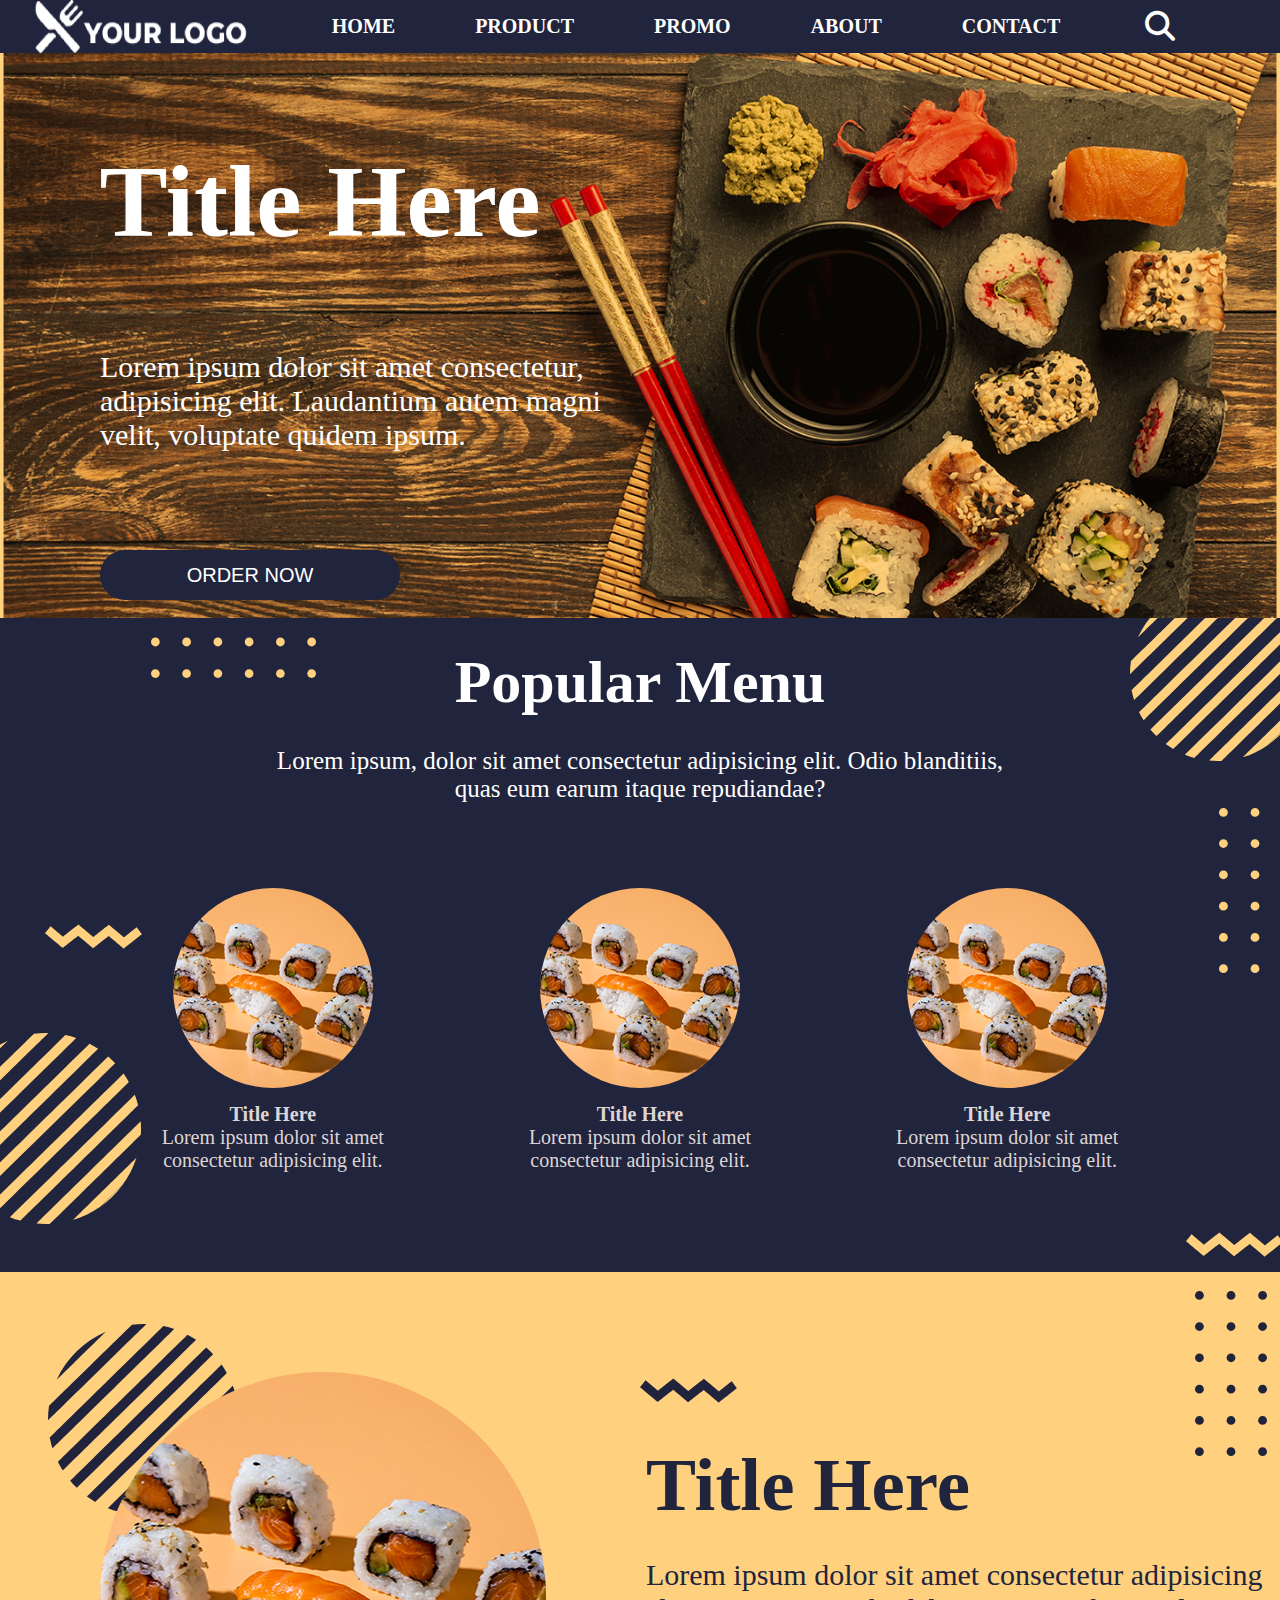
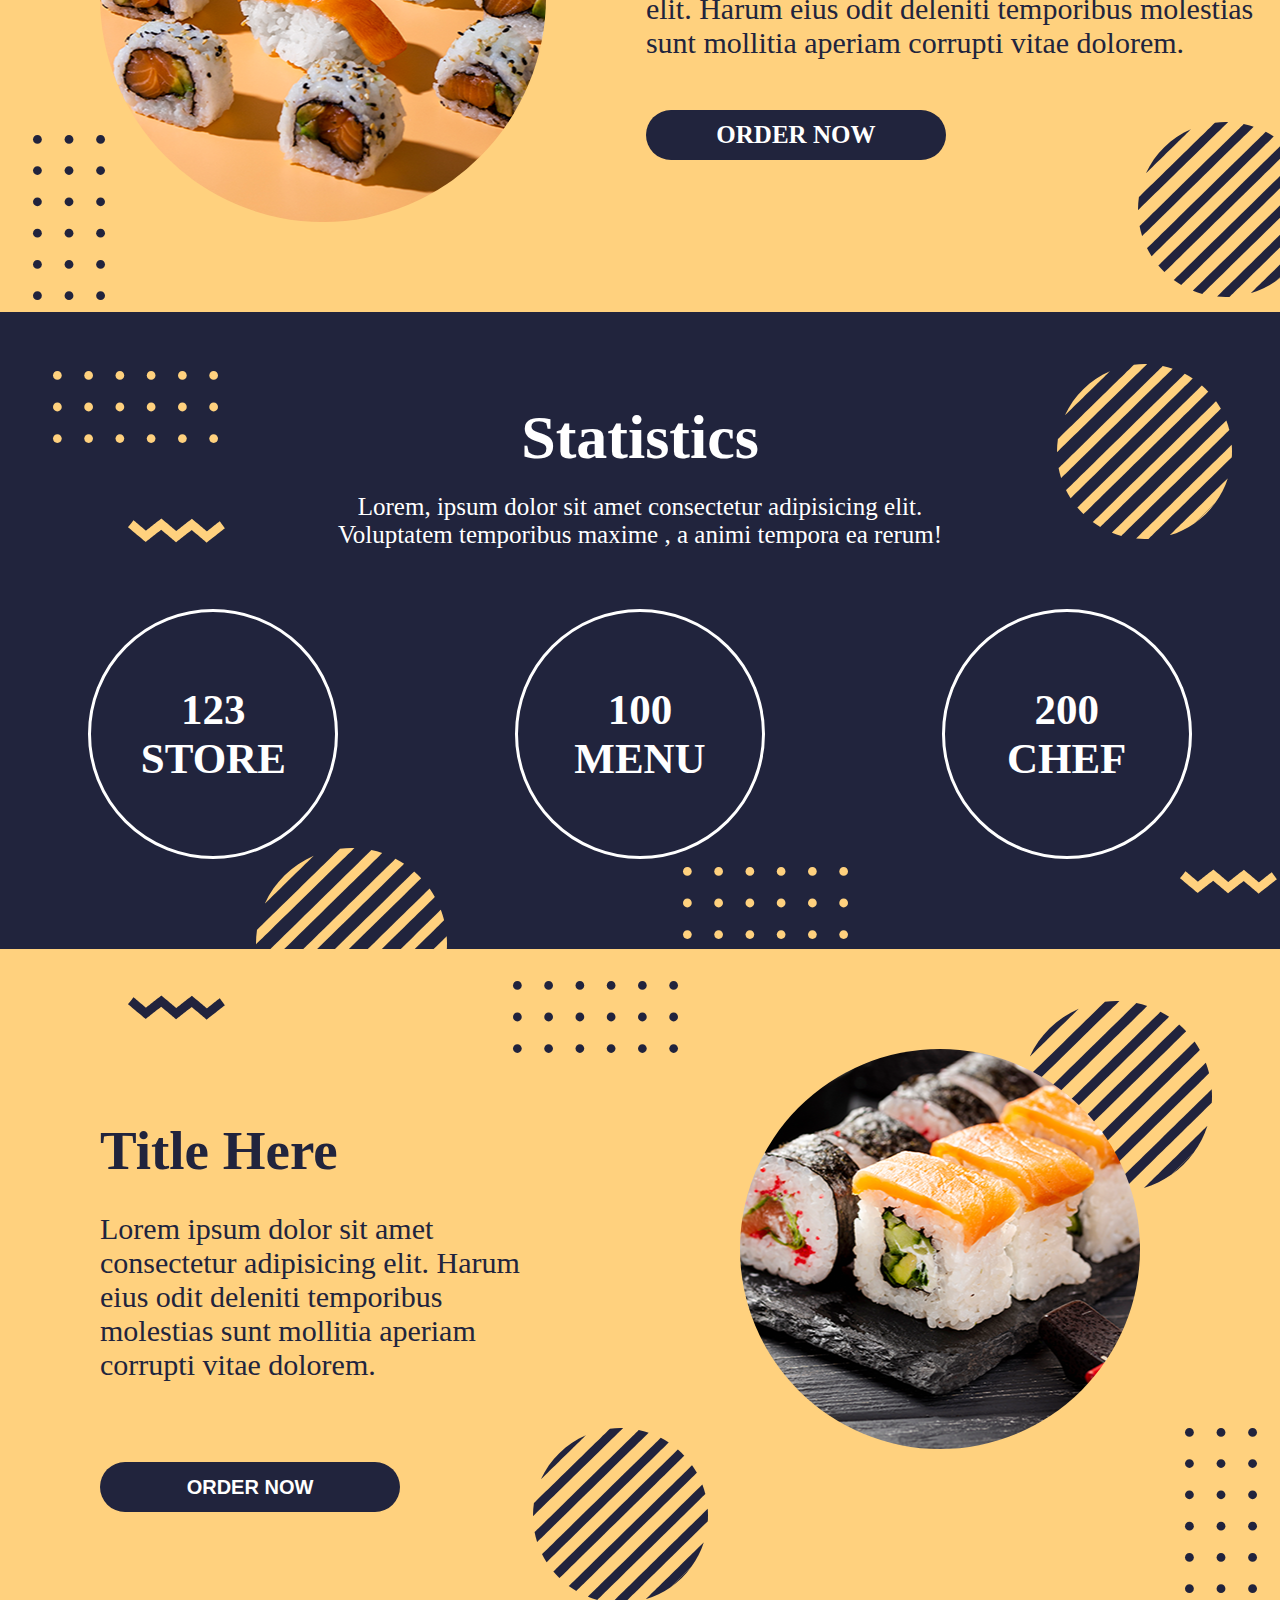
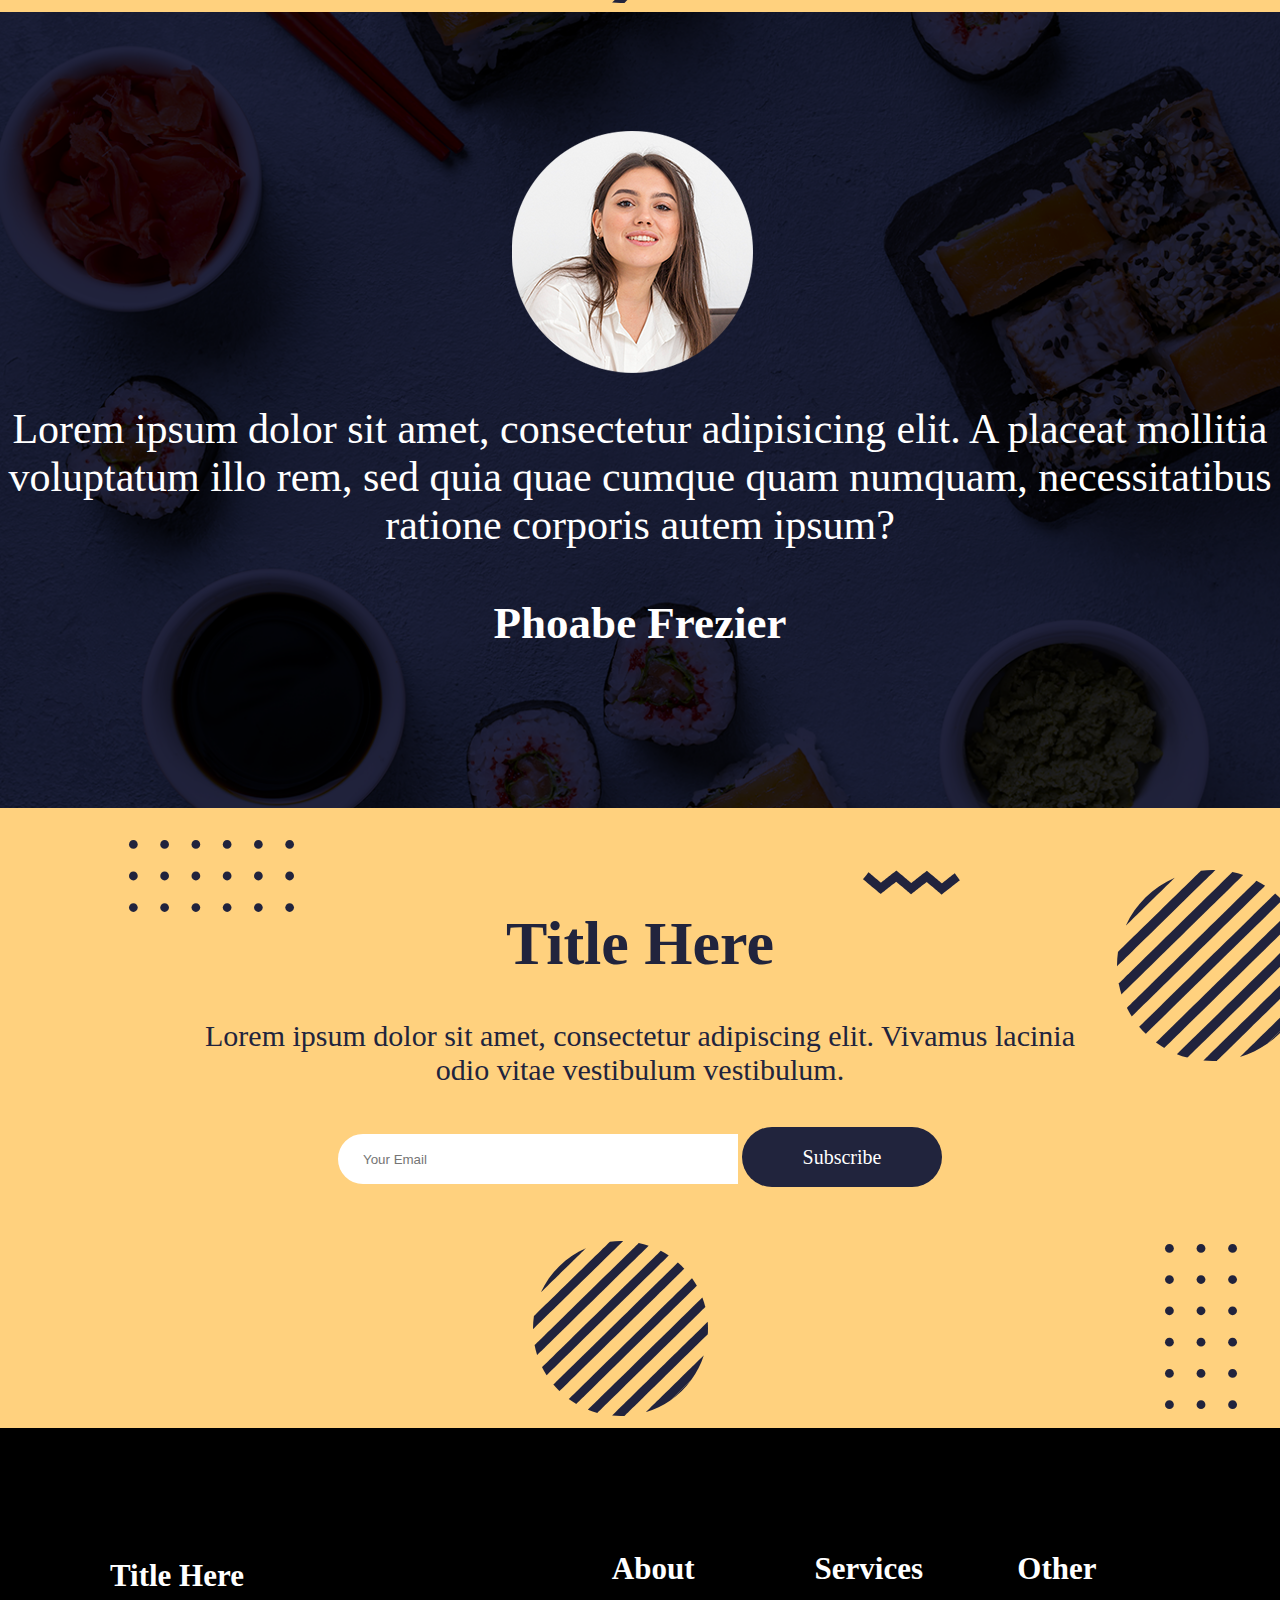
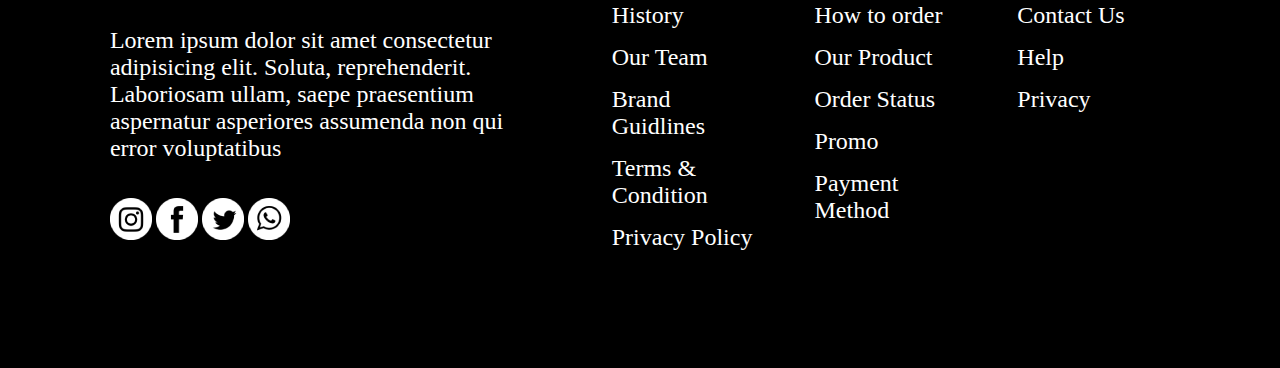
<file: Website/HTML/sushi.html>
<!DOCTYPE html>
<html lang="en">

<head>
    <meta charset="UTF-8">
    <meta name="viewport" content="width=device-width, initial-scale=1.0">
    <title>Sushi</title>
    <link rel="stylesheet" href="../../Website/CSS/SushiStyle.css">
    <link rel="stylesheet" href="https://cdnjs.cloudflare.com/ajax/libs/font-awesome/6.4.2/css/all.min.css">
</head>

<body>
    <header>
        <div class="container">
            <nav class="nav">
                <img src="../../Website/Images/logo-s.png" alt=""></li>
                <ul class="navbar">
                    <li>Home</li>
                    <li>Product</li>
                    <li>Promo</li>
                    <li>About</li>
                    <li>Contact</li>
                </ul>
                <i class="fa-solid fa-magnifying-glass search"></i>
              <div>  
                <input type="checkbox" name="" id="check">
              <div class="bar"> <i class="fa-solid fa-bars bar"></i></div> 
            </div>
            </nav>
            <div class="col-50">
                <div class="head">
                    <h1>Title Here</h1>
                </div>
                <div class="para">
                    <p>Lorem ipsum dolor sit amet consectetur, adipisicing elit. Laudantium autem magni velit, voluptate
                        quidem ipsum.</p>
                </div>
                <button class="btn">ORDER NOW</button>
                <br>
                <br>
            </div>
        </div>
    </header>
    <!-- container-2 starts from here  -->
    <div class="container-2">
        <div class="header-2">
            <h1> Popular Menu</h1>
        </div>
        <div class="para-2">
            Lorem ipsum, dolor sit amet consectetur adipisicing elit. Odio blanditiis, <br>quas eum earum itaque
            repudiandae?
        </div>
        <div class="img-row">
            <div class="img-wrapper">
                <div class="img-1">
                </div>
                <p>Title Here</p>
                <p class="para-3">Lorem ipsum dolor sit amet <br>consectetur adipisicing elit.</p>
            </div>
            <div class="img-wrapper">
                <div class="img-1">

                </div>
                <p>Title Here</p>
                <p class="para-3">Lorem ipsum dolor sit amet <br> consectetur adipisicing elit.</p>
            </div>
            <div class="img-wrapper">
                <div class="img-1">
                </div>
                <p>Title Here</p>
                <p class="para-3">Lorem ipsum dolor sit amet <br> consectetur adipisicing elit.</p>
                <img src="../../Website/Images/Shape (1).png" alt="" id="i1">
                <img src="../../Website/Images/Shape (2).png" alt="" id="i2">
                <img src="../../Website/Images/Shape (3).png" alt="" id="i3">
                <img src="../../Website/Images/Shape (4).png" alt="" id="i4">
                <img src="../../Website/Images/Shape (5).png" alt="" id="i5">
                <img src="../../Website/Images/Shape (6).png" alt="" id="i6">
            </div>
        </div>
    </div>
    <!-- container-2 ends here         -->

    <!-- container-3 starts from here  -->
    <div class="container-3">
        <div class="img-a">
        </div>
        <div class="para-4">
            <h1>Title Here</h1>
            <p>Lorem ipsum dolor sit amet consectetur adipisicing elit. Harum eius odit deleniti temporibus
                molestias sunt mollitia aperiam corrupti vitae dolorem.
            </p>
            <button class="btn-2">ORDER NOW</button>
            <img src="../../Website/Images/m1.png" alt="" id="k1">
            <img src="../../Website/Images/m2.png" alt="" id="k2">
            <img src="../../Website/Images/m3.png" alt="" id="k3">
            <img src="../../Website/Images/m4.png" alt="" id="k4">
            <img src="../../Website/Images/m5.png" alt="" id="k5">
        </div>
    </div>
    <!-- container-3 ends from here         -->

    <!-- container-4 starts from here         -->
    <div class="container-4">
        <div class="para-6">
            <h1>Statistics</h1>
            <p>Lorem, ipsum dolor sit amet consectetur adipisicing elit. <br> Voluptatem temporibus maxime
                , a animi tempora ea rerum!</p>
        </div>
        <div class="circle">
            <div class="r">
                <p>123 </p>
                <p>STORE</p>
            </div>
            <div class="r">
                <p>100</p>
                <p>MENU</p>
            </div>
            <div class="r">
                <p>200</p>
                <p>CHEF</p>
            </div>
        </div>
        <img src="../../Website/Images/Shape (1).png" alt="" id="j1">
        <img src="../../Website/Images/Shape (2).png" alt="" id="j2">
        <img src="../../Website/Images/Shape (3).png" alt="" id="j3">
        <img src="../../Website/Images/j4.png" alt="" id="j4">
        <img src="../../Website/Images/Shape (5).png" alt="" id="j5">
        <img src="../../Website/Images/Shape (6).png" alt="" id="j6">

    </div>
    <!-- container-4 ends here         -->

    <!-- container-5 starts from here         -->

    <div class="container-5">
        <div class="para-5">
            <h1>Title Here</h1>
            <p>Lorem ipsum dolor sit amet consectetur adipisicing elit. Harum eius odit deleniti temporibus
                molestias sunt mollitia aperiam corrupti vitae dolorem.
            </p>
            <button class="btn-5">ORDER NOW</button>
        </div>
        <div class="img-b">
        </div>
        <img src="../../Website/Images/m1.png" alt="" id="s1">
        <img src="../../Website/Images/m2.png" alt="" id="s2">
        <img src="../../Website/Images/m3.png" alt="" id="s3">
        <img src="../../Website/Images/m4.png" alt="" id="s4">
        <img src="../../Website/Images/s5.png" alt="" id="s5">
    </div>
    <!-- container-6 Starts from here  -->
    <div class="container-6">
        <img src="../../Website/Images/c6img.png" alt="" class="img-6">
        <div class="para-8">
            <p>Lorem ipsum dolor sit amet, consectetur adipisicing elit.
                A placeat mollitia voluptatum illo rem, sed quia quae cumque quam numquam,
                necessitatibus ratione corporis autem ipsum?</p>
                <br>
            <h1>Phoabe Frezier </h1>
        </div>
    </div>
    <!-- container-7 Starts from here   -->

    <div class="container-7">
        <div class="para-9">
            <h1>Title Here</h1>
            <p>
                Lorem ipsum dolor sit amet, consectetur adipiscing elit. Vivamus lacinia odio vitae vestibulum
                vestibulum. </p>
            <form action="get">
                <input type="search" placeholder="Your Email" name="" id="search">
                <button class="btn-6">Subscribe</button>
            </form>
        </div>
        <img src="../../Website/Images/m1.png" alt="" id="h1">
        <img src="../../Website/Images/m2.png" alt="" id="h2">
        <img src="../../Website/Images/m3.png" alt="" id="h3">
        <img src="../../Website/Images/m4.png" alt="" id="h4">
        <img src="../../Website/Images/s5.png" alt="" id="h5">
        </div>
            <!-- container-8 Starts from here   -->

        <footer>
            <div class="con-1">
                <h1>Title Here</h1>
                <br>
                <p>Lorem ipsum dolor sit amet consectetur adipisicing elit. Soluta, reprehenderit. Laboriosam ullam,
                    saepe praesentium aspernatur asperiores assumenda non qui error voluptatibus
                </p>
                <br>
                <br>
                <img src="../../Website/Images/Instagram.png" alt="">
                <img src="../../Website/Images/Facebook.png" alt="">
                <img src="../../Website/Images/Twitter.png" alt="">
                <img src="../../Website/Images/WhatsApp.png" alt="">
            </div>
            <div class="con-11">
                <div class="con-2">
                    <h1>About</h1>
                    <p>History</p>
                    <p>Our Team</p>
                    <p>Brand Guidlines</p>
                    <p>Terms & Condition</p>
                    <p>Privacy Policy</p>
                </div>
                <div class="con-2">
                    <h1>Services</h1>
                    <p>How to order</p>
                    <p>Our Product</p>
                    <p>Order Status</p>
                    <p>Promo</p>
                    <p>Payment Method</p>
                </div>
                <div class="con-2">
                    <h1>Other</h1>
                    <p>Contact Us</p>
                    <p>Help</p>
                    <p>Privacy</p>
                </div>
            </div>
        </footer>
    </section>


</body>

</html>
</file>
<file: PSD-BRUNCH/CSS/style.css>
* {
    margin: 0;
    padding: 0;
    box-sizing: border-box;

}

.navbar {
    display: flex;
    list-style: none;
    justify-content: space-around;
    padding: 25px;
}

/* <!-- section starts --> */
section {
    overflow: hidden;
}

/* /* .container-1 starts */

.container-1 {
    display: flex;
    /* width: 90%;
    justify-content: center; */
}

.meal-content {
    width: 40%;
    margin-left: 100px;
}

.duis {
    width: 526px;
    /* height: 100px; */
    font-size: 21px;
    letter-spacing: 0px;
    line-height: 33px;
    color: #000000;
    font-weight: 400;
    font-family: "Open Sans";
    margin-top: 50px;
}

.img1-content {
    width: 50%;

}

.meal {
    font-size: 92px;
    letter-spacing: 1px;
    color: #000000;
    font-weight: 700;
    font-family: "Open Sans";
}

.read {
    width: 174px;
    height: 54px;
    background-color: #f2cd5d;
    margin-top: 50px;
    font-size: 21px;
    letter-spacing: 0px;
    line-height: 33px;
    color: #000000;
    font-weight: 700;
    font-family: "Open Sans";
    text-align: center;
}

/* <!--container-1 ends */

/* <!--container-2 starts */
.container-2 {
    margin-top: 50px;
}

.food-img3 {
    display: flex;
    justify-content: space-around;
}

.food-img3 h1 {
    /* width: 301px; */
    /* height: 68px; */
    font-size: 25px;
    letter-spacing: 0px;
    line-height: 33px;
    color: #000000;
    font-weight: 700;
    font-family: "Open Sans";
    text-align: center;
}

/* <!--container-2 ends */
/* <!--container-3 starts */

.container-3 {
    display: flex;
    margin-top: 100px;
}

.bowl-content {
    padding: 50px;

}

.nyc {
    font-size: 75px;
    letter-spacing: 1px;
    color: #000000;
    font-weight: 700;
    font-family: "Open Sans";
    margin-top: 100px;
}

.para {
    width: 576px;
    /* height: 289px; */
    font-size: 21px;
    letter-spacing: 0px;
    line-height: 33px;
    color: #1a1616;
    font-weight: 400;
    font-family: "Open Sans";

}
/* .para-re{
    width: 576px;
    height: 189px;
    font-size: 21px;
    letter-spacing: 0px;
    line-height: 33px;
    color: #1a1616;
    font-weight: 400;
    font-family: "Open Sans";

} */

/* <!--container-3 ends */

/* <!--container-4 starts */
.menu {
    font-size: 58px;
    letter-spacing: 1px;
    color: #000000;
    font-weight: 700;
    font-family: "Open Sans";
    text-align: center;
}

.para-2 {
    /* width: 882px; */
    height: 62px;
    font-size: 21px;
    letter-spacing: 0px;
    line-height: 33px;
    color: #000000;
    font-weight: 400;
    font-family: "Open Sans";
    text-align: center;
}

.coffee-menu {
    display: flex;
}

.img-block {
    display: flex;
    width: 499px;
    height: 312px;
    filter: drop-shadow(11.437px 17.612px 12px rgba(12, 13, 12, 0.1));
    background-color: #ffffff;
    margin-left: 40px;
    margin-top: 40px;
}

.americano {
    font-size: 33px;
    letter-spacing: 0px;
    line-height: 70px;
    color: #010101;
    font-weight: 700;
    font-family: "Open Sans";
    text-align: center;
    margin-top: 20px;
}

.para-3 {
    width: 215px;
    height: 93px;
    font-size: 12px;
    letter-spacing: 0px;
    line-height: 16px;
    color: #000000;
    font-weight: 400;
    font-family: "Open Sans";
    margin-left: 40px;
}

.order {
    font-size: 14px;
    letter-spacing: 0px;
    line-height: 23px;
    color: #000000;
    font-weight: 700;
    font-family: "Open Sans";
    text-align: center;
    width: 118px;
    height: 37px;
    background-color: #f2cd5d;
    border: 2px solid #000000;
    margin-left: 40px;

}

/* <!--container-4 ends */

/* <!--container-5 starts */

.container-5 {
    margin-top: 100px;
}

.store {
    display: flex;
}

.store-1 {
    width: 351px;
    height: 556px;
    filter: drop-shadow(11.437px 17.612px 12px rgba(12, 13, 12, 0.1));
    background-color: #ffffff;
    margin-left: 70px;
    margin-top: 50px;
}

.store-para {
    width: 294px;
    height: 78px;
    font-size: 17px;
    letter-spacing: 0px;
    /* line-height: 42px; */
    color: #555555;
    font-weight: 400;
    font-family: "Open Sans";
    text-align: center;
    margin-top: 80px;
}

.visit {
    font-size: 17px;
    letter-spacing: 0px;
    line-height: 33px;
    color: #000000;
    font-weight: 700;
    font-family: "Open Sans";
    text-align: center;
    width: 136px;
    height: 41px;
    background-color: #f2cd5d;
    border: 2px solid #000000;
    margin-left: 90px;
    margin-top: 50px;
}

.btn-c {
    width: 193px;
    height: 61px;
    border: 2px solid #000000;
    position: absolute;
    top: 45%;
    left: 20%;
    background-color: #eb7f4e;
    font-size: 25px;
    line-height: 42px;
    color: #000000;
    font-weight: 700;
    font-family: "Open Sans";
    text-align: center;
}

.img-4 {
    position: relative;
}

/* <!--container-5 ends */

/* <!--container-6 starts */
.container-6 {
    display: flex;
    margin-top: 100px;
    margin-left: 40px;
}

.para-4 {
    width: 503px;
    height: 101px;
    font-size: 21px;
    letter-spacing: 0px;
    line-height: 33px;
    color: #000000;
    font-weight: 400;
    font-family: "Open Sans";
    margin-left: 50px;
    margin-top: 30px;
}

.pro {
    font-size: 50px;
    letter-spacing: 1px;
    color: #000000;
    font-weight: 700;
    font-family: "Open Sans";
    margin-left: 50px;
    margin-top: 100px;
}

.img-5 {
    margin-left: 50px;
    margin-top: 20px;
}

.container-7 {
    display: flex;
    margin-top: 100px;
}

.con {
    font-size: 58px;
    letter-spacing: 1px;
    color: #000000;
    font-weight: 700;
    font-family: "Open Sans";
    /* text-align: center; */
}

#name {
    width: 600px;
    height: 62px;
    background-color: #efefef;
    border: 1.5px solid #b0b0b0;
    margin-top: 50px;
    font-size: 21px;
    letter-spacing: 0px;
    color: #b0b0b0;
    font-weight: 400;
    font-family: "Open Sans";
}

#msg {
    width: 600px;
    height: 202px;
    background-color: #efefef;
    border: 1.5px solid #b0b0b0;
    margin-top: 50px;
    font-size: 21px;
    letter-spacing: 0px;
    color: #b0b0b0;
    font-weight: 400;
    font-family: "Open Sans";

}
.send{
    font-size: 21px;
letter-spacing: 0px;
line-height: 33px;
color: #000000;
font-weight: 700;
font-family: "Open Sans";
text-align: center;
width: 207px;
height: 54px;
background-color: #f2cd5d;
}
footer{
    width: 1440px;
height: 323px;
background-color: #eb7f4e;
display: flex;
overflow-y: hidden;

}
.fl{
    padding: 70px;
}
.cmp{
    padding-top: 70px;
    width: 201px;
height: 130px;
font-size: 25px;
letter-spacing: 0px;
line-height: 25px;
color: #000000;
font-weight: 700;
font-family: "Open Sans";
}
li{
    list-style: none;
}
.hal{
    width: 201px;
    height: 90px;
    font-size: 25px;
letter-spacing: 0px;
line-height: 25px;
color: #000000;
font-family: "Open Sans";
}
.site{
    padding-left: 80px;
    padding-top: 70px;
}
.s1{
    width: 115px;
font-size: 17px;
letter-spacing: 0px;
line-height: 25px;
color: #000000;
font-weight: 700;
font-family: "Open Sans";
}
.s2{
    width: 115px;
    font-size: 17px;
    letter-spacing: 0px;
    line-height: 25px;
    color: #000000;
    font-family: "Open Sans";
      
}
.cmp1{
    padding-top: 70px;
}
.fls{
    height: 60px;
}
.llg{
    margin-top: 30px;
}
</file>
<file: PSD-BRUNCH/CSS/responsive.css>
/* Media Query  */


/* responsive */
/* // Large devices (desktops, 992px and up) */

@media (max-width: 992px) {
    /* container media query starts from here */
}
/*  Medium devices (tablets, 768px and up) */
@media (max-width: 768px) {
}
@media (max-width: 576px) {
    /* container-1 media query starts from here */
   body{
    width: 100%;
   } 
   .meal {
    font-size: 72px;
    letter-spacing: 1px;
    color: #000000;
    font-weight: 700;
    font-family: "Open Sans";
}
.img1-content {
    width: 60%;

}
.img-6{
    width: 98%;
}
.duis {
    width: 426px;
}
.read{
    margin-left: 49%;
}
    /* container-2 media query starts from here */
    .food-img3 {
        display: flex;
        justify-content: space-around;
        flex-direction: column;
        align-items: center;
    }
    /* container-3 media query starts from here */

    .container-3 {
        display: flex;
        margin-top: 100px;
        flex-direction: column;
    }
    .imgo{
        width: 90%;
        margin-left: 5%;
 }
 .bowl-content {
    padding: 30px;
    text-align: center;
}
.para {
    width: 476px;
    /* height: 189px; */
    text-align: center;
}
    /* container-4 media query starts from here */
.coffee-menu{
    display: flex;
    flex-direction: column;
    /* flex-wrap: wrap; */
}
  .ch{
    margin: 0 auto;
  } 
      /* container-5 media query starts from here */
      .store {
        display: flex;
        flex-direction: column;
        align-items: center;
    }
      /* container-6 media query starts from here */
      .container-6 {
        display: flex;
        flex-direction: column;
        margin-top: 100px;
        margin-left: 40px;
    }
    .img-2{
        margin: 0 auto;
        /* width: 90%; */
    }
      /* container-7 media query starts from here */
.map{
    width: 90%;
}
.container-7 {
    display: flex;
    margin-top: 100px;
    flex-direction: column;
}

      /* footer media query starts from here */
footer{
    font-size: 10px;
    display: flex;
    /* justify-content: center; */
    /* gap: 10px; */
}
.fl{
    padding: 70px 10px;
}

.cmp{
    padding-top: 70px;
    width: 201px;
height: 130px;
font-size: 15px;
letter-spacing: 0px;
line-height: 25px;
color: #000000;
font-weight: 700;
font-family: "Open Sans";
}
.hal{
    width: 201px;
    height: 90px;
    font-size: 15px;
letter-spacing: 0px;
line-height: 25px;
color: #000000;
font-family: "Open Sans";
}
.site{
    padding-left: 0px;
    padding-top: 70px;
    margin-right: 10px;
}
.s1{
    width: 115px;
font-size: 10px;
letter-spacing: 0px;
line-height: 25px;
color: #000000;
font-weight: 700;
font-family: "Open Sans";
}
.s2{
    width: 115px;
    font-size: 10px;
    letter-spacing: 0px;
    line-height: 25px;
    color: #000000;
    font-family: "Open Sans";
      
}




      
}
</file>
<file: Website/CSS/BurgerStyle.css>
* {
    margin: 0;
    padding: 0;
    box-sizing: border-box;
}
.container {
    background-image: url(../Images/bgimage.png);
    background-size: cover;
}
.nav {
    display: flex;
    justify-content: space-around;
    background-image: linear-gradient(0deg, rgba(0, 0, 0, 0) 0%, rgba(0, 0, 0, 0.9999999999999999) 85%, rgba(0, 0, 0, 0.9999999999999999) 100%);
}
.navbar {
    margin-top: 30px;
    font-size: 20px;
    text-transform: uppercase;
    color: #ffffff;
    font-weight: 600;
    font-family: "Poppins";
    display: flex;
    list-style-type: none;
    gap: 50px;
}
li {
    padding: 15px;
}

.col-50 {
    width: 50%;

}

.head {
    margin: 100px 100px;
    font-size: 30px;
    line-height: 90px;
    color: #ffffff;
    font-weight: 700;
    font-family: "Archivo";
}

.para {
    width: 100%;
    height: 200px;
    font-size: 30px;
    color: #ffffff;
    font-weight: 400;
    font-family: "Nunito";
    margin-left: 100px;
}

.logo {
    justify-content: space-around;
    display: flex;
}

.btn {
    width: 300px;
    height: 50px;
    border-radius: 32px;
    background-color: #f64b3c;
    color: #ffffff;
    margin-left: 100px;
    font-size: 20px;
    border: none;

}

.header-2 {
    font-size: 30px;
    color: #f64b3c;
    font-weight: 700;
    font-family: "Archivo";
    text-align: center;
    padding: 30px;
}

.para-2 {
    font-size: 25px;
    color: #f64b3c;
    font-weight: 400;
    font-family: "Montserrat";
    text-align: center;
}

.container-2 {
    background-color: #f6eedf;
    color: #f64b3c;
    font-weight: 800;
    font-family: "Archivo";
    text-align: center;
    font-size: 20px;
    padding-bottom: 100px;


}

.img-row {
    display: flex;
    margin-top: 70px;
    align-items: center;
    justify-content: center;
    gap: 145px;
}

.imge {
    gap: 120px;
}

.img-1,
.img-2,
.img-3 {
    margin-top: 50px;
    width: 200px;
    height: 200px;
    border-radius: 50%;
    margin: 15px auto;
    background: url(../../Website/Images/Place\ Your\ Image\ Here\ \(Double\ Click\ to\ Edit\).png)no-repeat center center/cover;
    text-transform: uppercase;
    color: #f64b3c;
    font-weight: 700;
    font-family: "Archivo";
    text-align: center;
}

.img-wrapper {
    display: flex;
    flex-direction: column;
    justify-content: center;
    align-items: center;

}

.para-3 {
    font-size: 20px;
    font-weight: 400;
}

#i1 {
    position: absolute;
    top: 1266px;
    right: 450px;
}

#i4 {
    position: absolute;
    left: 102px;
    top: 904px;
}

#i6 {
    position: absolute;
    top: 874px;
    right: 30px;
}

#i5 {
    position: absolute;
    top: 1200px;
    right: 30px;
}

#i3 {
    position: absolute;
    top: 1109px;
    left: 30px;
}

#i2 {
    position: absolute;
    top: 1247px;
    left: 458px;
}

.container-3 {
    background-color: #f64b3c;
    padding-top: 100px;
    display: flex;
    padding-bottom: 90px;
}

.img-a {
    background-image: url(../../Website/Images/burger.png);
    width: 450px;
    height: 450px;
    border-radius: 50%;
    margin-left: 100px;
    background-position: center;
}

.para-4 {
    width: 50%;
    margin-left: 100px;
    color: #ffffff;
    margin-top: 70px;
}

.para-4>h1 {
    font-size: 40px;
    font-weight: 700;
}

.para-4>p {
    font-size: 30px;
    font-weight: 400;
    font-family: "Nunito";
    padding-top: 30px;
}

.btn-2 {
    color: #f64b3c;
    background-color: #f6eedf;
    width: 300px;
    height: 50px;
    border-radius: 32px;
    font-size: 25px;
    margin-top: 50px;
    font-weight: 700;
    font-family: "Montserrat";
    text-align: center;
    border: none;
}

.para-5 {
    width: 50%;
    margin-left: 100px;
    color: #f64b3c;
    margin-top: 70px;
}

.para-5>h1 {
    font-size: 40px;
    color: #f64b3c;
    font-weight: 700;
    font-family: "Archivo";
}

.para-5>p {
    font-size: 30px;
    font-weight: 400;
    font-family: "Nunito";
    padding-top: 30px;
}

.btn-5 {
    width: 300px;
    height: 50px;
    border-radius: 32px;
    background-color: #f64b3c;
    color: #ffffff;
    font-size: 20px;
    border: none;
    margin-top: 50px;
    font-weight: 700;

}

.img-b {
    background-image: url(../../Website/Images/burger.png);
    width: 450px;
    height: 450px;
    border-radius: 50%;
    background-position: center;
}

.container-4 {
    display: flex;
    padding-top: 90px;
    padding-bottom: 90px;
}

.container-4>img {
    position: absolute;
}

#l1 {
    top: 2496px;
    left: 550px;
}

#l2 {
    right: 55px;
}

#l3 {
    right: 5px;
    top: 2443px;
}

#l4 {
    top: 2496px;
    left: 170px;
}

#l5 {
    left: -30px;
}

#l6 {
    left: 550px;
    top: 2012px;
}

.container-5 {
    background-color: #f64b3c;
    padding-top: 90px;
    padding-bottom: 90px;
}

.para-6 {
    text-align: center;
    color: #ffffff;
}

.para-6>h1 {
    font-size: 62px;
    font-weight: 700;
    font-family: "Archivo";
}

.para-6>p {
    font-size: 25px;
    font-weight: 400;
    font-family: "Montserrat";
    margin-top: 20px;
    margin-bottom: 60px;
}

.circle {
    display: flex;
    align-items: center;
    justify-content: center;
}

.r {
    color: #ffffff;
    width: 300px;
    height: 300px;
    border-radius: 50%;
    border: #ffffff solid 3px;
    margin: 0 auto;
    display: flex;
    flex-direction: column;
    align-items: center;
    justify-content: center;
}

.r>p {
    font-size: 43px;
    font-weight: 700;
}

.container-6 {
    background-color: #f6eedf;
    color: #f64b3c;
    padding-top: 90px;
    padding-bottom: 90px;
    position: relative;
    z-index: -1;
}

.para-7>h1 {
    font-size: 62px;
    font-weight: 700;
    font-family: "Archivo";
    text-align: center;
}

.sq {
    display: flex;
    align-items: center;
    justify-content: center;
    position: relative;
    z-index: 1;
    margin-top: 32px;
}

.sq-1 {
    color: #f64b3c;
    border: none;
    margin: 50px auto;
    display: flex;
    flex-direction: column;
    align-items: center;
    justify-content: center;
    background-color: #ffffff;
    width: 300px;
    height: 410px;
    border-radius: 8px;
    font-weight: 400;
    font-size: 20px;
}

.sq-1>p {
    margin: 15px;
}

.container-6>img {
    position: absolute;
}

#m1 {
    left: 10px;
    top: 657px;
}

#m2 {
    top: 69px;
    left: 240px;
}

#m3 {
    right: 5px;
    z-index: -1;
    bottom: 3%;
}

#m4 {
    top: 111px;
    right: 0%;
}

#m5 {
    top: 100px;
    left: 0%;
}

#m6 {
    top: 2%;
    right: 15%;
}

.container-7 {
    background-image: linear-gradient(rgba(246, 75, 60, 0.6),rgba(246, 75, 60,0.6)),url(../../Website/Images/bg.png);
width: 100%;
background-size: cover;
background-position: center;
padding-top: 100px;
padding-bottom: 100px;
 height: 796px;

}
.para-8{
    width: 60%;
    font-size: 20px;
    color: #ffffff;
    font-weight: 700;
    font-family: "Archivo";
    margin: 0 auto;
    padding: 100px;
    text-align: center;
}

.container-7>h1 {
    font-size: 48px;
    color: #ffffff;
    font-weight: 400;
    font-family: "Calistoga";
    text-align: center;  
}
.para-7>p{
    text-align: center;
    font-size: 17px;
    padding: 20px;
}
.para-7>form{
    text-align: center;
    padding: 20px;
}
.btn-6{
    font-size: 20px;
    color: #ffffff;
    font-weight: 300;
    font-family: "Nunito";
    text-align: center;
    background-color: #f64b3c;
    border:none;
     padding: 10px;
     border-radius: 30px;
     width: 200px;
height: 60px;
}
#search{
    width: 400px;
height: 50px;
background-color: #ffffff;
border:5px solid #ffffff;
padding-left: 20px;
 border-radius: 30px 0px 0px 30px;

}
.container-8>img {
    position: absolute;
}

#n1 {
       left: 70px;
    top: 130px;
}

#n2 {
    top: 20px;
    left: 284px;
}

#n3 {
  left: 15px;
  bottom: 10px;
}

#n4 {
    top: 290px;
    right: 5%;
}

#n5 {
   bottom: 10px;
    right: 14%;
}

#n6 {
    top: 5%;
    right: 5%;
}
#n7{
    bottom: 2%;
    left: 50%;
}
.container-8 {
    background-color: #f6eedf;
    color: #f64b3c;
    padding-top: 100px;
    padding-bottom: 100px;
    position: relative;
    height: 540px;
    margin: 0 auto;
    
}
.para-9>h1 {
    font-size: 62px;
    font-weight: 700;
    font-family: "Archivo";
    text-align: center;
    padding: 20px;
}
.para-9>p{
    text-align: center;
    font-size: 17px;
    padding: 20px;
}
.para-9>form{
    text-align: center;
    padding: 20px;
}
footer{
    background-color: black;
    color: white;
    height: 540px;
    padding: 100px;
    display: flex;
    justify-content:space-around;
    align-items: center;
}
.con-1{
    width: 40%;    
}
.con-1>h1{
    font-size: 31px;
font-weight: 700;
font-family: "Archivo";
padding-top: 5px;
}
.con-1>p{
    font-size: 24px;
    font-weight: 400;
    font-family: "Nunito";
    padding-top: 15px;
}
.con-11{
    display: flex;
    justify-content: space-around;

}
.con-2{
    width: 33.33%;
    padding-left: 50px;
}
.con-2>h1{
    font-size: 31px;
color: #ffffff;
font-weight: 700;
font-family: "Archivo";
padding-top: 5px;
}
.con-2>p{
    font-size: 24px;
    color: #ffffff;
    font-weight: 400;
    font-family: "Nunito";
    padding-top: 15px;
}

/* Media Query  */
/* responsive */
/* // Large devices (desktops, 992px and up) */

@media (max-width: 992px) {
    /* container media query starts from here */
    .container{
        width: 100%;
    
    }
     #check{
        display: block; 
        /* margin-left: 20px; */
    }
    .navbar{
        display: none;
        /* margin-top: 20px; */
    }
    .bar{
        display: block;
        color:black;
        
    }
    .col-50{
        width: 90%;
        margin: 0 auto;
        text-align: center;
    }
    .btn,.para{
        margin: 0 auto;
    }
    
        /* container media query ends from here */
    
        /* container-2 media query starts from here */
      .container-2{
        /* position: relative; */
      }
        .img-row {
            display: flex;
            justify-content: center;
            gap: 50px;
            flex-wrap: wrap;
        }
    .header-2{
        margin-top: 70px;
    
    }
        .para-2 {
            width: 100%;
        margin: 0 auto; 
    text-align: center;   }
    
        #i1 {
            position: absolute;
            top: -56px;
            right: -25px;
        }
    
        #i4 {
            position: absolute;
            right: -20px;
            top: 444px;
        }
    
        #i6 {
            position: absolute;
            bottom: 48px;
            left: -50px;
        }
    
        #i5 {
            position: absolute;
            top: -12px;
            left: 150px;
        }
    
        #i3 {
            position: absolute;
            bottom: 15px;
            right: -3px;
        }
    
        #i2 {
            position: absolute;
            top: 408px;
            left: 45px;
        }
    
        /* container-2 media query ends here */
        
        /* container-3 media query starts from here */
    
    .container-3{
        display: flex;
        flex-direction: column;
        justify-content: center;
    }
    .img-a{
        margin: 0 auto;
    }
    .para-4{
         margin: 0 auto;
        width: 90%;
        text-align: center;
    }
    #k1{
        position: absolute;
        left: 38px;
        top: 52px;
        z-index: -1;
    }
    
    #k4 {
        position: absolute;
        right: 12px;
        top: 19px;
    }
    
    #k5 {
        position: absolute;
    bottom: 12px;
        left: 32px;
    }
    
    #k3 {
        position: absolute;
        bottom: 15px;
        right: -33px;
    }
    
    #k2 {
        position: absolute;
        top: 50px;
        left: 50%;
    }
        /* container-3 media query ends here */
        
        /* container-4 media query starts from here */
    .container-4{
        text-align: center;
    }
        .circle{
            display: flex;
            justify-content: center;
            gap: 50px;
        
        }
        .para-6{
            margin-top: 55px;
    
        }
        #j1{
            position: absolute;
            right: -10px;
            top: 11px;     
         }
        
        #j4 {
            position: absolute;
            left: 19px;
            top: 20px;
            }
        
        #j5 {
            position: absolute;
        bottom: 10px;
        right: 172px;
        }
        
        #j3 {
            position: absolute;
            bottom: 55px;
            right: 3px;
        }
        
        #j2 {
            position: absolute;
            top: 206px;
            left: 10%;
        }
        #j6{
            position: absolute;
            left: 1%;
            bottom: -133px;   
         }
          /* container-4 media query ends here */
        
        /* container-5 media query starts from here */
    
        .container-5{
            display: flex;
            flex-direction: column;
            justify-content: center;
            gap: 10px;
            padding-top: 100px;
    padding-bottom: 100px;
    position: relative;
}
   .para-5{
    width: 60%;
   }     
        .para-5>p{
margin-left: 100px;
 width: 100%;
           text-align: center;

       }
       .para-5>h1{
        margin-left: 100px;
        width: 100%;
       text-align: center;
    }
    .btn-5{
        margin-left: 100px;
        width: 100%;
       text-align: center;
    }
    .img-b{
        margin: 0 auto;
    }
    #s1{
        position: absolute;
        right: 14px;
        top: 635px;
    }
    
    #s4 {
        position: absolute;
        right: 22px;
        bottom: 19px;
    }
    
    #s5 {
        position: absolute;
    top: 32px;
        left: 50%;
    }
    
    #s3 {
        position: absolute;
        bottom: 9px;
        left: 33px;
    }
    
    #s2 {
        position: absolute;
        top: 143px;
        left: 19%;
    }
          /* container-5 media query ends here */
        
        /* container-6 media query starts from here */
       
    .img-6{
        left: 35%;
        top: 5%;
    }
    .para-8>p{
        margin: 0px auto;
        text-align: center;
        padding-top: 10px;
    }
          /* container-6 media query ends here */
        
        /* container-7 media query starts from here */
       #h1{ position: absolute;
        right: -78px;
        top: 10%;
    }
    
    #h4 {
        position: absolute;
        right: 42px;
        bottom: 19px;
    }
    
    #h5 {
        position: absolute;
    top: 32px;
        left: 10%;
    }
    
    #h3 {
        position: absolute;
        bottom:2px;
        left: 3px;
    }
    
    #h2 {
        position: absolute;
        top: 10%;
        right: 25%;
    }
          /* container-7 media query ends here */
        
        /* footer media query starts from here */
    footer{
        width: 100%;
        margin: 0 auto;
        font-size: 10px;
        padding: 20px;
    }
}


/*  Medium devices (tablets, 768px and up) */
@media (max-width: 768px) {
/* container media query starts from here */
.container{
    width: 100%;

}
 #check{
    display: block; 
    /* margin-left: 20px; */
}
.navbar{
    display: none;
    /* margin-top: 20px; */
}
.bar{
    display: block;
    color: #ddd5d4;

}
.col-50{
    width: 90%;
    margin: 0 auto;
    text-align: center;
}
.btn,.para{
    margin: 0 auto;
}

    /* container media query ends from here */

    /* container-2 media query starts from here */
    .img-row {
        display: flex;
        flex-direction: column;
        justify-content: center;
        gap: 50px;
    }
.header-2{
    margin-top: 70px;

}
    .para-2 {
        width: 100%;
    margin: 0 auto; 
text-align: center;   }

    #i1 {
        position: absolute;
        top: -56px;
        right: -25px;
    }

    #i4 {
        position: absolute;
        right: -20px;
        top: 444px;
    }

    #i6 {
        position: absolute;
        bottom: 48px;
        left: -50px;
    }

    #i5 {
        position: absolute;
        top: -12px;
        left: 150px;
    }

    #i3 {
        position: absolute;
        bottom: 15px;
        right: -3px;
    }

    #i2 {
        position: absolute;
        top: 408px;
        left: 45px;
    }

    /* container-2 media query ends here */
    
    /* container-3 media query starts from here */

.container-3{
    display: flex;
    flex-direction: column;
    justify-content: center;
}
.img-a{
    margin: 0 auto;
}
.para-4{
     margin: 0 auto;
    width: 90%;
    text-align: center;
}
#k1{
    position: absolute;
    left: 38px;
    top: 52px;
    z-index: -1;
}

#k4 {
    position: absolute;
    right: 12px;
    top: 19px;
}

#k5 {
    position: absolute;
bottom: 12px;
    left: 32px;
}

#k3 {
    position: absolute;
    bottom: 15px;
    right: -33px;
}

#k2 {
    position: absolute;
    top: 50px;
    left: 50%;
}
    /* container-3 media query ends here */
    
    /* container-4 media query starts from here */
.container-4{
    text-align: center;
}
    .circle{
        display: flex;
        flex-direction: column;
        justify-content: center;
        gap: 50px;
    
    }
    .para-6{
        margin-top: 55px;

    }
    #j1{
        position: absolute;
        right: -10px;
        top: 11px;     
     }
    
    #j4 {
        position: absolute;
        left: 19px;
        top: 20px;
        }
    
    #j5 {
        position: absolute;
    bottom: 10px;
    right: 172px;
    }
    
    #j3 {
        position: absolute;
        bottom: 55px;
        right: 3px;
    }
    
    #j2 {
        position: absolute;
        top: 206px;
        left: 10%;
    }
    #j6{
        position: absolute;
        left: 1%;
        bottom: -133px;   
     }
      /* container-4 media query ends here */
    
    /* container-5 media query starts from here */

    .container-5{
        display: flex;
        flex-direction: column;
        justify-content: center;
        gap: 10px;
        padding-top: 100px;
padding-bottom: 100px;
position: relative;
}
    
    .para-5>p{
margin-left: 100px;
width: 100%;
       text-align: center;

   }
   .para-5>h1{
    margin-left: 100px;
    width: 100%;
   text-align: center;
}
.btn-5{
    margin-left: 100px;
    width: 100%;
   text-align: center;
}
.img-b{
    margin: 0 auto;
}
#s1{
    position: absolute;
    right: 14px;
    top: 635px;
}

#s4 {
    position: absolute;
    right: 22px;
    bottom: 19px;
}

#s5 {
    position: absolute;
top: 32px;
    left: 50%;
}

#s3 {
    position: absolute;
    bottom: 9px;
    left: 33px;
}

#s2 {
    position: absolute;
    top: 143px;
    left: 19%;
}
      /* container-5 media query ends here */
    
    /* container-6 media query starts from here */
   
.img-6{
    left: 35%;
    top: 5%;
}
.para-8>p{
    margin: 0px auto;
    text-align: center;
    padding-top: 10px;
}
      /* container-6 media query ends here */
    
    /* container-7 media query starts from here */
   #h1{ position: absolute;
    right: -78px;
    top: 10%;
}

#h4 {
    position: absolute;
    right: 42px;
    bottom: 19px;
}

#h5 {
    position: absolute;
top: 32px;
    left: 10%;
}

#h3 {
    position: absolute;
    bottom:2px;
    left: 3px;
}

#h2 {
    position: absolute;
    top: 10%;
    right: 25%;
}
      /* container-7 media query ends here */
    
    /* footer media query starts from here */
footer{
    width: 100%;
    margin: 0 auto;
    font-size: 10px;
    padding: 20px;
}
}
@media (max-width: 576px) {
/* container media query starts from here */
.container{
width: 100%;

}
#check{
display: block; 
}
/* .navbar{
display: block;
margin-top: 20px;

} */
.bar{
display: block;
color: #ddd5d4;

}
.col-50{
width: 100%;
margin: 0 auto;
text-align: center;
}
input:checked + .navbar {
display: block;
height: 100%;
width: 100%;
}
/* container media query ends from here */

/* container-2 media query starts from here */
.img-row {
    display: flex;
    flex-direction: column;
    justify-content: center;
    gap: 50px;
}
.header-2{
margin-top: 70px;

}
.para-2 {
    width: 90%;
margin: 0 auto;    }

#i1 {
    position: absolute;
    top: -56px;
    right: -25px;
}

#i4 {
    position: absolute;
    right: -20px;
    top: 444px;
}

#i6 {
    position: absolute;
    bottom: 48px;
    left: -50px;
}

#i5 {
    position: absolute;
    top: -12px;
    left: 150px;
}

#i3 {
    position: absolute;
    bottom: 15px;
    right: -3px;
}

#i2 {
    position: absolute;
    top: 408px;
    left: 45px;
}

/* container-2 media query ends here */

/* container-3 media query starts from here */

.container-3{
display: flex;
flex-direction: column;
justify-content: center;
}
.para-4{
 margin: 0 auto;
width: 90%;
text-align: center;
}
#k1{
position: absolute;
left: 38px;
top: 52px;
z-index: -1;
}

#k4 {
position: absolute;
right: 12px;
top: 19px;
}

#k5 {
position: absolute;
bottom: 12px;
left: 32px;
}

#k3 {
position: absolute;
bottom: 15px;
right: -33px;
}

#k2 {
position: absolute;
top: 50px;
left: 50%;
}
/* container-3 media query ends here */

/* container-4 media query starts from here */
.container-4{
text-align: center;
}
.circle{
    display: flex;
    flex-direction: column;
    justify-content: center;
    gap: 50px;

}
.para-6{
    margin-top: 55px;

}
#j1{
    position: absolute;
    right: -10px;
    top: 11px;     
 }

#j4 {
    position: absolute;
    left: 19px;
    top: 20px;
    }

#j5 {
    position: absolute;
bottom: 10px;
right: 172px;
}

#j3 {
    position: absolute;
    bottom: 55px;
    right: 3px;
}

#j2 {
    position: absolute;
    top: 206px;
    left: 10%;
}
#j6{
    position: absolute;
    left: 1%;
    bottom: -133px;   
 }
  /* container-4 media query ends here */

/* container-5 media query starts from here */

.container-5{
    display: flex;
    flex-direction: column;
    justify-content: center;
    gap: 10px;
}
.para-5>p{
    margin-left: 45px;
   width: 100%;
   text-align: center;
}
.para-5>h1{
margin-left: 45px;
width: 100%;
text-align: center;
}
.btn-5{
margin-left: 45px;
width: 100%;
text-align: center;
}
.img-b{
margin: 0 auto;
}
#s1{
position: absolute;
right: 14px;
top: 635px;
}

#s4 {
position: absolute;
right: 22px;
bottom: 19px;
}

#s5 {
position: absolute;
top: 32px;
left: 50%;
}

#s3 {
position: absolute;
bottom: 9px;
left: 33px;
}

#s2 {
position: absolute;
top: 143px;
left: 19%;
}
  /* container-5 media query ends here */

/* container-6 media query starts from here */

.img-6{
left: 30%;
top: 5%;
}
.para-8{
margin: -70px auto;
}
  /* container-6 media query ends here */

/* container-7 media query starts from here */
#h1{ position: absolute;
right: -78px;
top: 10%;
}

#h4 {
position: absolute;
right: 42px;
bottom: 19px;
}

#h5 {
position: absolute;
top: 32px;
left: 10%;
}

#h3 {
position: absolute;
bottom:2px;
left: 3px;
}

#h2 {
position: absolute;
top: 10%;
right: 25%;
}
  /* container-7 media query ends here */

/* footer media query starts from here */
footer{
    font-size: 5px;
}
.con-1
,.con-2{
width: 50%;
padding: 10px;
}
.con-11{
width: 50%;
}

}
</file>
<file: Website/CSS/style1.css>
* {
    margin: 0;
    padding: 0;
    box-sizing: border-box;
}

header {
    background-color: #ebe3cd;
}

body {
    overflow-x: hidden;
}


.container {
    width: 90%;
    margin: 0 auto;
    height: 1000px;

}

nav {
    display: flex;
    justify-content: space-around;
    border-radius: 33px;
    background-color: #12202f;
    color: #6bb99c;
    margin-top: 20px;
    position: absolute;
    width: 90%;
    top: 20px;
}

.home {
    display: flex;
    font-size: 17px;
    line-height: 35px;
    color: #ffffff;
    font-weight: 400;
    font-family: "Montserrat";
    text-align: center;
}

.home p {
    margin: 0px 10px;
}

.logo {
    font-size: 17px;
    line-height: 35px;
    color: #ffffff;
    font-weight: 500;
    font-family: "Montserrat";
    text-align: center;
}

.signup a {
    font-size: 17px;
    line-height: 35px;
    color: #6bb99c;
    font-weight: 400;
    font-family: "Montserrat";
    text-align: center;
    text-decoration: none;
}

.col-40 {
    padding-top: 13%;
    width: 40%;

}

.col-40 h1 {
    font-size: 54px;
    color: #12202f;
    font-weight: 900;
    font-family: "Playfair Display";
}

.para-1 {
    font-size: 19px;
    line-height: 30px;
    color: #12202f;
    font-weight: 400;
    font-family: "Montserrat";
}

.para-2 {
    font-size: 15px;
    line-height: 21px;
    color: #12202f;
    font-weight: 600;
    font-family: "Montserrat";
    text-align: left;
}

.btn {
    display: flex;
    padding-top: 20px;
}

.btn button {
    margin-right: 20px;
    font-size: 18px;
    line-height: 33px;
    color: #ebe3cd;
    font-weight: 700;
    font-family: "Montserrat";
    text-align: center;
    border-radius: 28px;
    background-color: #df581e;
    border: none;
    width: 100px;
}

.btn p {
    font-size: 18px;
    line-height: 33px;
    color: #12202f;
    font-weight: 700;
    font-family: "Montserrat";
    text-align: center;
}

.container>img {
    position: absolute;
}

.i1 {
    top: 10%;
    left: 65%;
}

.i2 {
    left: 25%;
    top: 45%;
    z-index: 1;
}

.i3 {
    left: 48%;
    top: 37%;
    z-index: 0;
}

.i4 {
    top: 37%;
    left: 80%;
}

.i5 {
    left: 28%;
    top: 70%;
}

.para-3 {
    font-size: 21px;
    line-height: 33px;
    color: #12202f;
    font-weight: 700;
    font-family: "Montserrat";
    position: absolute;
    top: 120%;

}

.box {
    background-color: white;
    border: 1px solid white;
    width: 90%;
    margin: 0 auto;
    height: 180px;
    position: absolute;
    top: 800px;
    border-radius: 15px;
    display: flex;
    justify-content: space-between;
}

.o1 {
    padding: 25px 20px;
    font-size: 21px;
    line-height: 33px;
    color: #12202f;
    font-weight: 700;
    font-family: "Montserrat";
    text-align: center;
}

.box2 {
    border: 1px solid black;
    background-color: #ebe3cd;
    width: 200px;
    height: 80px;
    border-radius: 20px;
}

.para-4 {
    margin: 22px auto;
}

.btn-1 {
    width: 250px;
    height: 91px;
    border-radius: 28px;
    background-color: #6bb99c;
    margin-top: 49px;
    margin-right: 20px;
    font-size: 21px;
    line-height: 33px;
    color: #ebe3cd;
    font-weight: 400;
    font-family: "Montserrat";
    text-align: center;
}

/* <!-- col-40 ends here --> */
/* <!-- container-2 starts from here --> */

.container-2 {
    background-color: #ebe3cd;

}

.del {
    font-size: 29px;
    line-height: 40px;
    color: #eaa73b;
    font-weight: 400;
    font-family: "Montserrat";
    text-align: center;
    padding-top: 100px;
}

.food {
    font-size: 50px;
    color: #12202f;
    font-weight: 900;
    font-family: "Playfair Display";
    text-align: center;

}

.sq {
    display: flex;
    justify-content: space-around;
    margin-top: 50px;
}

.sq-1 {
    width: 382px;
    height: 538px;
    border-radius: 40px;
    filter: drop-shadow(-5.557px 5.755px 0px rgba(150, 137, 104, 0.09));
    background-color: #faf8ef;
    border: 1px solid #ffffff;
    display: flex;
    justify-content: space-around;
    flex-direction: column;
    align-items: center;
    text-align: center;
}

.me {
    font-size: 40px;
    color: #12202f;
    font-weight: 900;
    font-family: "Playfair Display";
}

.lo {
    font-size: 17px;
    /* line-height: 31px; */
    color: #12202f;
    font-weight: 600;
    font-family: "Montserrat";
    text-align: center;
}

.read {
    font-size: 21px;
    line-height: 33px;
    color: #ebe3cd;
    font-weight: 700;
    font-family: "Montserrat";
    text-align: center;
    width: 194px;
    height: 56px;
    border-radius: 28px;
    background-color: #df581e;
    border: none;
}

/* <!-- container-2 ends here --> */
/* <!-- container-3 starts from here. --> */
.container-3 {
    background-color: #ebe3cd;
    position: relative;
    height: 1000px;
    overflow: hidden;
}

.covid {
    font-size: 29px;
    line-height: 40px;
    color: #6bb99c;
    font-weight: 400;
    font-family: "Montserrat";
    text-align: center;
    padding-top: 100px;
}

.we {
    font-size: 50px;
    color: #12202f;
    font-weight: 900;
    font-family: "Playfair Display";
    text-align: center;

}

.btn-2 {
    width: 194px;
    height: 56px;
    border-radius: 28px;
    background-color: #6bb99c;
    border: none;
    font-size: 21px;
    line-height: 40px;
    color: #ebe3cd;
    font-weight: 400;
    font-family: "Montserrat";
    margin-left: 42%;
}

.container-3 img {
    position: absolute;
}

.t5 {
    right: 30%;
    top: 35%;
    z-index: 1;
}

.t1 {
    right: -90px;
    top: 8%;
}

.t2 {
    bottom: 20%;
    right: 3%;
    z-index: 0;
}

.t3 {
    left: -80px;
    top: 8%;

}

.t4 {
    bottom: 20%;
    left: 1%;
    z-index: 0;
}

/* <!-- container-3 ends here --> */
/* <!-- container-4 starts from here. --> */

.container-4,
.container-5 {
    background-color:#ebe3cd;
    display: flex;
    position: relative;
    height: 700px;

}

.col-30 {
    padding-left: 100px;
    width: 33%;
}

.str {
    font-size: 29px;
    line-height: 40px;
    color: #eaa73b;
    font-weight: 400;
    font-family: "Montserrat";
}

.rest {
    font-size: 50px;
    color: #12202f;
    font-weight: 900;
    font-family: "Playfair Display";
}

.para-5 {
    font-size: 17px;
    line-height: 31px;
    color: #12202f;
    font-weight: 600;
    font-family: "Montserrat";
    text-align: left;
}

.read-1 {
    font-size: 21px;
    line-height: 33px;
    color: #ebe3cd;
    font-weight: 700;
    font-family: "Montserrat";
    text-align: center;
    width: 194px;
    height: 56px;
    border-radius: 28px;
    background-color: #df581e;
    border: none;
    margin-top: 20px;
}

.p1 {
    position: absolute;
    top: -10px;
    left: 40%;
}

.p2 {
    position: absolute;
    top: 10%;
    left: 43%;
}

.p3 {
    position: absolute;
    right: 5%;
}

/* <!-- container-4 ends here -->
<!-- container-5 starts from here. --> */
.img {
    width: 40%;
    margin-left: 20px;
}

.content {
    width: 30%;
    margin: 0 auto;
}

.ing {
    font-size: 29px;
    line-height: 40px;
    color: #eaa73b;
    font-weight: 400;
    font-family: "Montserrat";
}

.fresh {
    font-size: 50px;
    color: #12202f;
    font-weight: 900;
    font-family: "Playfair Display";
}

.lorem {
    font-size: 17px;
    line-height: 31px;
    color: #12202f;
    font-weight: 600;
    font-family: "Montserrat";
    text-align: left;
}

.read-2 {
    width: 194px;
    height: 56px;
    border-radius: 28px;
    background-color: #6bb99c;
    border: none;
    font-size: 21px;
    line-height: 33px;
    color: #ebe3cd;
    font-weight: 700;
    font-family: "Montserrat";
    text-align: center;
}

/* <!-- container-5 ends here -->
<!-- container-6 starts from here. --> */

.container-6 {
    background-color: #ebe3cd;
    height: 900px;
    position: relative;
}

.white {
    width: 90%;
    height: 729px;
    border-radius: 78px;
    background-color: #faf8ef;
    margin: 0 auto;
    display: flex;
}

.content-2 {
    width: 40%;
    padding: 100px;
}

.Words {
    font-size: 29px;
    line-height: 40px;
    color: #6bb99c;
    font-weight: 400;
    font-family: "Montserrat";
}

.the {
    font-size: 50px;
    color: #12202f;
    font-weight: 900;
    font-family: "Playfair Display";
}

.lorem-2 {
    font-size: 17px;
    line-height: 31px;
    color: #12202f;
    font-weight: 600;
    font-family: "Montserrat";
    text-align: left;
    width: 300px;
    height: 283px;
}

.read-3 {
    width: 194px;
    height: 56px;
    border-radius: 28px;
    background-color: #df581e;
    font-size: 21px;
    line-height: 33px;
    color: #ebe3cd;
    font-weight: 700;
    font-family: "Montserrat";
    text-align: center;
    border: none;
}

.i6 {
    position: absolute;
    left: 40%;
    top: 10%;
}

.i7 {
    position: absolute;
    right: 8%;
    top: 10%;
}

/* <!-- container-6 ends here -->
  <!-- container-7 starts from here. --> */

.container-7 {
    /* background-color: #ebe3cd; */
    height: 900px;
    background-color: #ebe3cd;
}

.What {
    font-size: 29px;
    line-height: 40px;
    color: #df581e;
    font-weight: 400;
    font-family: "Montserrat";
    text-align: center;
}

.cust {
    font-size: 50px;
    color: #12202f;
    font-weight: 900;
    font-family: "Playfair Display";
    text-align: center;
}
.review{
    display: flex;
}
.r1{
    width: 582px;
height: 264px;
border-radius: 40px;
filter: drop-shadow(-5.557px 5.755px 0px rgba(150,137,104,0.15));
background-color: #faf8ef;
border: 2px solid #ffffff;
margin-left: 70px;
margin-top: 80px;
display: flex;
}
.img-2{
    margin: 35px 30px;
}
.text-2{
    margin: 55px 50px;
 
}
.text-3{
    font-size: 29px;
color: #12202f;
font-weight: 900;
font-family: "Playfair Display";
}
.text-4{
font-size: 14px;
line-height: 25px;
color: #12202f;
font-weight: 600;
font-family: "Montserrat";
}
.r2{
    width: 582px;
    height: 264px;
    border-radius: 40px;
    filter: drop-shadow(-5.557px 5.755px 0px rgba(150,137,104,0.15));
    background-color: #faf8ef;
    border: 2px solid #ffffff;
    /* margin-left: 70px;
    margin-top: 80px; */
    margin: 40px auto;
display: flex;    
}

/* <!-- container-7 ends here -->
<!-- container-8 starts from here. --> */
</file>
<file: Website/CSS/SushiStyle.css>
* {
    margin: 0;
    padding: 0;
    box-sizing: border-box;
}
.container-2 {
    background-color: #21243d;
    color: #ddd5d4;
    font-weight: 800;
    font-family: "Archivo";
    text-align: center;
    font-size: 20px;
    padding-bottom: 100px;
    position: relative;
    overflow: hidden;
}
.bar{
    display: block;
    color: #ddd5d4;
    
    }

.header-2 {
    font-size: 30px;
    color: #e2d9d9;
    font-weight: 700;
    font-family: "Archivo";
    text-align: center;
    padding-top: 90px;
}

.para-2 {
    font-size: 25px;
    color: #f3e4e3;
    font-weight: 400;
    font-family: "Montserrat";
    text-align: center;
}

.img-row {
    display: flex;
    margin-top: 70px;
    align-items: center;
    justify-content: center;
    gap: 145px;
}

.img-wrapper {
    display: flex;
    flex-direction: column;
    justify-content: center;
    align-items: center;

}

.img-1,
.img-2,
.img-3 {
    margin-top: 50px;
    width: 200px;
    height: 200px;
    border-radius: 50%;
    margin: 15px auto;
    background: url(../../Website/Images/sushi.png)no-repeat center center/cover;
    text-transform: uppercase;
    color: #ebe1e0;
    font-weight: 700;
    font-family: "Archivo";
    text-align: center;
}

.para-3 {
    font-size: 20px;
    font-weight: 400;
}

#i1 {
    position: absolute;
    top: -32px;
    right: -25px;
}

/* container-2 css ends here */
.container {
    background-image: url(../Images/Image.png) ;
    background-size: cover;
    overflow: hidden;

}
.bar{
    color: #ddd5d4;
    font-size: 30px;
    padding: 10px;
    display: none;

}
#check{
    position: absolute;
    right: 11%;
    top: 4%;
    height: 25px;
    width: 25px;
    display: none;
opacity: 0;
}

.search {
    color: white;
    font-size: 30px;
    margin-top: 11px;
}

.nav {
    display: flex;
    justify-content: space-around;
background-color: #21243d;
}

.navbar {
    /* margin-top: 30px; */
    font-size: 20px;
    text-transform: uppercase;
    color: #ffffff;
    font-weight: 600;
    font-family: "Poppins";
    display: flex;
    list-style-type: none;
    gap: 50px;
    align-items: center;
    position: relative;

}

li {
    padding: 15px;
}

.col-50 {
    width: 50%;

}

.head {
    /* margin: 100px 100px; */
    margin-bottom: 90px;
    margin-top: 90px;
    font-size: 51px;
color: #ffffff;
font-weight: 700;
font-family: "Montserrat";
text-align: center;
}

.para {
    height: 200px;
    color: #ffffff;
    font-weight: 400;
    margin-left: 100px;
    font-size: 30px;
font-family: "Montserrat";
}

.logo {
    justify-content: space-around;
    display: flex;
}

.btn {
    width: 300px;
    height: 50px;
    border-radius: 32px;
    background-color: #21243d;
    color: #ffffff;
    margin-left: 100px;
    font-size: 20px;
    border: none;

}

.header-2 {
    font-size: 30px;
    color: #ffffff;
    font-weight: 700;
    font-family: "Archivo";
    text-align: center;
    padding: 30px;
}

.para-2 {
    font-size: 25px;
    color: #ffffff;
    font-weight: 400;
    font-family: "Montserrat";
    text-align: center;
}
#i1 {
    position: absolute;
    top: -32px;
    right: -25px;
}

#i4 {
    position: absolute;
    right: -12px;
    top: 190px;
}

#i6 {
    position: absolute;
    bottom: 48px;
    left: -50px;
}

#i5 {
    position: absolute;
    top: -12px;
    left: 150px;
}

#i3 {
    position: absolute;
    bottom: 15px;
    right: -3px;
}

#i2 {
    position: absolute;
    top: 306px;
    left: 45px;
}
/* container-2 ends here */

/* <!-- container-3 css starts from here         --> */
.container-3 {
    background-color: #ffd17e;   
     padding-top: 100px;
    display: flex;
    padding-bottom: 90px;
    position: relative;
    z-index: 1;
    overflow: hidden;

}

.img-a {
    background-image: url(../../Website/Images/c3img.png);
    width: 450px;
    height: 450px;
    border-radius: 50%;
    margin-left: 100px;
    background-position: center;
}

.para-4 {
    width: 50%;
    margin-left: 100px;
    color: #21243d;
        margin-top: 70px;
}

.para-4>h1 {
    font-size: 75px;
color: #21243d;
font-weight: 700;
font-family: "Montserrat";
}

.para-4>p {
    font-size: 30px;
    font-weight: 400;
    font-family: "Nunito";
    padding-top: 30px;
}

.btn-2 {
    color: #ffffff;
        background-color: #21243d;
        width: 300px;
    height: 50px;
    border-radius: 32px;
    font-size: 25px;
    margin-top: 50px;
    font-weight: 700;
    font-family: "Montserrat";
    text-align: center;
    border: none;
}
#k1{
    position: absolute;
    left: 48px;
    top: 52px;
    z-index: -1;
}

#k4 {
    position: absolute;
    right: 12px;
    top: 19px;
}

#k5 {
    position: absolute;
bottom: 12px;
    left: 32px;
}

#k3 {
    position: absolute;
    bottom: 15px;
    right: -33px;
}

#k2 {
    position: absolute;
    top: 106px;
    left: 50%;
}

/* <!-- container-3 css ends from here         --> */

/* <!-- container-4 css starts from here         --> */


.container-4 {
    background-color:#21243d;
    padding-top: 90px;
    padding-bottom: 90px;
    position: relative;
    overflow: hidden;

}

.para-6 {
    text-align: center;
    color: #ffffff;
}

.para-6>h1 {
    font-size: 62px;
    font-weight: 700;
    font-family: "Archivo";
}

.para-6>p {
    font-size: 25px;
    font-weight: 400;
    font-family: "Montserrat";
    margin-top: 20px;
    margin-bottom: 60px;
}

.circle {
    display: flex;
    align-items: center;
    justify-content: center;
}

.r {
    color: #ffffff;
    width: 250px;
    height: 250px;
    border-radius: 50%;
    border: #ffffff solid 3px;
    margin: 0 auto;
    display: flex;
    flex-direction: column;
    align-items: center;
    justify-content: center;
}

.r>p {
    font-size: 43px;
    font-weight: 700;
}
#j1{
    position: absolute;
    right: 48px;
    top: 52px;
    /* z-index: -1; */
}

#j4 {
    position: absolute;
    left: 52px;
    top: 59px;
}

#j5 {
    position: absolute;
bottom: 10px;
right: 432px;
}

#j3 {
    position: absolute;
    bottom: 55px;
    right: 3px;
}

#j2 {
    position: absolute;
    top: 206px;
    left: 10%;
}
#j6{
    position: absolute;
left: 20%;
    bottom: -90px;
}

/* <!-- container-4 css ends  here         --> */

/* <!-- container-5 starts from here  */
.para-5 {
    width: 50%;
    margin-left: 100px;
    color:#21243d;
    margin-top: 70px;
}

.para-5>h1 {
    font-size: 55px;
color: #21243d;
font-weight: 700;
font-family: "Montserrat";
}

.para-5>p {
    padding-top: 30px;
    font-size: 30px;
    color: #21243d;
    font-weight: 400;
    font-family: "Montserrat";
    width: 72%;
}

.btn-5 {
    width: 300px;
    height: 50px;
    border-radius: 32px;
    background-color:#21243d;
    color: #ffffff;
    font-size: 20px;
    border: none;
    margin-top: 80px;
    font-weight: 700;

}

.img-b {
    background-image: url(../../Website/Images/c5img.png);
    width: 400px;
    height: 400px;
    border-radius: 50%;
    background-position: center;
    position: relative;
    z-index: 1;
}

.container-5 {
    display: flex;
    padding-top: 100px;
    padding-bottom: 100px;
    background-color: #ffd17e;
    position: relative;
}

.container-5>img {
    position: absolute;
}
#s1{
    position: absolute;
    right: 68px;
    top: 52px;
    /* z-index: -1; */
}

#s4 {
    position: absolute;
    right: 22px;
    bottom: 19px;
}

#s5 {
    position: absolute;
top: 32px;
    left: 40%;
}

#s3 {
    position: absolute;
    bottom: 9px;
    left: 533px;
}

#s2 {
    position: absolute;
    top: 46px;
    left: 10%;
}
/* <!-- container-5 ends here  */

/* <!-- container-6 css Starts from here  */
.container-6 {
    background-image:url(../../Website/Images/c6bg.png);
    width: 100%;
    background-size: cover;
    background-position: center;
    /* padding-top: 100px;
    padding-bottom: 100px; */
    height: 796px;
    position: relative;
}
.img-6{
position: absolute;
left: 40%;
top: 15%;

}

 .para-8 {
    font-size: 42px;
color: #ffffff;
font-weight: 400;
font-family: "Montserrat";
text-align: center;
position: absolute;
bottom: 20% ;
}
.para-8>h1{
    font-size: 45px;
color: #ffffff;
font-weight: 700;
font-family: "Montserrat";
text-align: center;
}
/* <!-- container-6 CSS ends here  */

/* <!-- container-7 Starts from here  */

.container-7{
    background-color:#ffd17e;
    padding-top: 100px;
    padding-bottom: 100px;
    position: relative;
    height: 540px;
    margin: 0 auto;
    overflow: hidden;
    height: 620px;

}

.para-9>h1 {
    font-size: 62px;
    font-weight: 700;
    font-family: "Archivo";
    text-align: center;
    padding-bottom: 40px;
    color:#21243d

}

.para-9>p {
    padding-bottom: 40px;
    font-size: 30px;
color: #21243d;
font-weight: 400;
font-family: "Montserrat";
text-align: center;
width: 70%;
margin: 0 auto;

}

.para-9>form {
    text-align: center;
    padding-bottom: 40px;
}
.btn-6 {
    font-size: 20px;
    color: #ffffff;
    font-weight: 300;
    font-family: "Nunito";
    text-align: center;
    background-color:#21243d;
    border: none;
    padding: 10px;
    border-radius: 30px;
    width: 200px;
    height: 60px;
}

#search {
    width: 400px;
    height: 50px;
    background-color: #ffffff;
    border: 5px solid #ffffff;
    padding-left: 20px;
    border-radius: 30px 0px 0px 30px;

}
#h1{
    position: absolute;
    right: -28px;
    top: 10%;
    /* z-index: -1; */
}

#h4 {
    position: absolute;
    right: 42px;
    bottom: 19px;
}

#h5 {
    position: absolute;
top: 32px;
    left: 10%;
}

#h3 {
    position: absolute;
    bottom:12px;
    left: 533px;
}

#h2 {
    position: absolute;
    top: 10%;
    right: 25%;
}

/* container-7 css ends here */
/* <!-- footer css Starts from here   --> */


footer {
    background-color: black;
    color: white;
    height: 540px;
    padding: 100px;
    display: flex;
    justify-content: space-around;
    align-items: center;
}

.con-1 {
    width: 40%;
}

.con-1>h1 {
    font-size: 31px;
    font-weight: 700;
    font-family: "Archivo";
    padding-top: 5px;
}

.con-1>p {
    font-size: 24px;
    font-weight: 400;
    font-family: "Nunito";
    padding-top: 15px;
}

.con-11 {
    display: flex;
    justify-content: space-around;

}

.con-2 {
    width: 33.33%;
    padding-left: 50px;
}

.con-2>h1 {
    font-size: 31px;
    color: #ffffff;
    font-weight: 700;
    font-family: "Archivo";
    padding-top: 5px;
}

.con-2>p {
    font-size: 24px;
    color: #ffffff;
    font-weight: 400;
    font-family: "Nunito";
    padding-top: 15px;
}
/* <!-- footer css ends here   --> */

/* Media Query  */


/* responsive */
/* // Large devices (desktops, 992px and up) */

@media (max-width: 992px) {
        /* container media query starts from here */
        .container{
            width: 100%;
        
        }
         #check{
            display: block; 
            /* margin-left: 20px; */
        }
        .navbar{
            display: none;
            /* margin-top: 20px; */
        }
        .bar{
            display: block;
            color: #ddd5d4;
        
        }
        .col-50{
            width: 90%;
            margin: 0 auto;
            text-align: center;
        }
        .btn,.para{
            margin: 0 auto;
        }
        
            /* container media query ends from here */
        
            /* container-2 media query starts from here */
            .img-row {
                display: flex;
                justify-content: center;
                gap: 50px;
                flex-wrap: wrap;
            }
        .header-2{
            margin-top: 70px;
        
        }
            .para-2 {
                width: 100%;
            margin: 0 auto; 
        text-align: center;   }
        
            #i1 {
                position: absolute;
                top: -56px;
                right: -25px;
            }
        
            #i4 {
                position: absolute;
                right: -20px;
                top: 444px;
            }
        
            #i6 {
                position: absolute;
                bottom: 48px;
                left: -50px;
            }
        
            #i5 {
                position: absolute;
                top: -12px;
                left: 150px;
            }
        
            #i3 {
                position: absolute;
                bottom: 15px;
                right: -3px;
            }
        
            #i2 {
                position: absolute;
                top: 408px;
                left: 45px;
            }
        
            /* container-2 media query ends here */
            
            /* container-3 media query starts from here */
        
        .container-3{
            display: flex;
            flex-direction: column;
            justify-content: center;
        }
        .img-a{
            margin: 0 auto;
        }
        .para-4{
             margin: 0 auto;
            width: 90%;
            text-align: center;
        }
        #k1{
            position: absolute;
            left: 38px;
            top: 52px;
            z-index: -1;
        }
        
        #k4 {
            position: absolute;
            right: 12px;
            top: 19px;
        }
        
        #k5 {
            position: absolute;
        bottom: 12px;
            left: 32px;
        }
        
        #k3 {
            position: absolute;
            bottom: 15px;
            right: -33px;
        }
        
        #k2 {
            position: absolute;
            top: 50px;
            left: 50%;
        }
            /* container-3 media query ends here */
            
            /* container-4 media query starts from here */
        .container-4{
            text-align: center;
        }
            .circle{
                display: flex;
                justify-content: center;
                gap: 50px;
            
            }
            .para-6{
                margin-top: 55px;
        
            }
            #j1{
                position: absolute;
                right: -10px;
                top: 11px;     
             }
            
            #j4 {
                position: absolute;
                left: 19px;
                top: 20px;
                }
            
            #j5 {
                position: absolute;
            bottom: 10px;
            right: 172px;
            }
            
            #j3 {
                position: absolute;
                bottom: 55px;
                right: 3px;
            }
            
            #j2 {
                position: absolute;
                top: 206px;
                left: 10%;
            }
            #j6{
                position: absolute;
                left: 1%;
                bottom: -133px;   
             }
              /* container-4 media query ends here */
            
            /* container-5 media query starts from here */
        
            .container-5{
                display: flex;
                flex-direction: column;
                justify-content: center;
                gap: 10px;
                padding-top: 100px;
        padding-bottom: 100px;
        position: relative;
    }
       .para-5{
        width: 60%;
       }     
            .para-5>p{
    margin-left: 100px;
     width: 100%;
               text-align: center;
    
           }
           .para-5>h1{
            margin-left: 100px;
            width: 100%;
           text-align: center;
        }
        .btn-5{
            margin-left: 100px;
            width: 100%;
           text-align: center;
        }
        .img-b{
            margin: 0 auto;
        }
        #s1{
            position: absolute;
            right: 14px;
            top: 635px;
        }
        
        #s4 {
            position: absolute;
            right: 22px;
            bottom: 19px;
        }
        
        #s5 {
            position: absolute;
        top: 32px;
            left: 50%;
        }
        
        #s3 {
            position: absolute;
            bottom: 9px;
            left: 33px;
        }
        
        #s2 {
            position: absolute;
            top: 143px;
            left: 19%;
        }
              /* container-5 media query ends here */
            
            /* container-6 media query starts from here */
           
        .img-6{
            left: 35%;
            top: 5%;
        }
        .para-8>p{
            margin: 0px auto;
            text-align: center;
            padding-top: 10px;
        }
              /* container-6 media query ends here */
            
            /* container-7 media query starts from here */
           #h1{ position: absolute;
            right: -78px;
            top: 10%;
        }
        
        #h4 {
            position: absolute;
            right: 42px;
            bottom: 19px;
        }
        
        #h5 {
            position: absolute;
        top: 32px;
            left: 10%;
        }
        
        #h3 {
            position: absolute;
            bottom:2px;
            left: 3px;
        }
        
        #h2 {
            position: absolute;
            top: 10%;
            right: 25%;
        }
              /* container-7 media query ends here */
            
            /* footer media query starts from here */
        footer{
            width: 100%;
            margin: 0 auto;
            font-size: 10px;
            padding: 20px;
        }
    }
    

/*  Medium devices (tablets, 768px and up) */
@media (max-width: 768px) {
    /* container media query starts from here */
    .container{
        width: 100%;
    
    }
     #check{
        display: block; 
        /* margin-left: 20px; */
    }
    .navbar{
        display: none;
        /* margin-top: 20px; */
    }
    .bar{
        display: block;
        color: #ddd5d4;
    
    }
    .col-50{
        width: 90%;
        margin: 0 auto;
        text-align: center;
    }
    .btn,.para{
        margin: 0 auto;
    }
    
        /* container media query ends from here */
    
        /* container-2 media query starts from here */
        .img-row {
            display: flex;
            flex-direction: column;
            justify-content: center;
            gap: 50px;
        }
    .header-2{
        margin-top: 70px;
    
    }
        .para-2 {
            width: 100%;
        margin: 0 auto; 
    text-align: center;   }
    
        #i1 {
            position: absolute;
            top: -56px;
            right: -25px;
        }
    
        #i4 {
            position: absolute;
            right: -20px;
            top: 444px;
        }
    
        #i6 {
            position: absolute;
            bottom: 48px;
            left: -50px;
        }
    
        #i5 {
            position: absolute;
            top: -12px;
            left: 150px;
        }
    
        #i3 {
            position: absolute;
            bottom: 15px;
            right: -3px;
        }
    
        #i2 {
            position: absolute;
            top: 408px;
            left: 45px;
        }
    
        /* container-2 media query ends here */
        
        /* container-3 media query starts from here */
    
    .container-3{
        display: flex;
        flex-direction: column;
        justify-content: center;
    }
    .img-a{
        margin: 0 auto;
    }
    .para-4{
         margin: 0 auto;
        width: 90%;
        text-align: center;
    }
    #k1{
        position: absolute;
        left: 38px;
        top: 52px;
        z-index: -1;
    }
    
    #k4 {
        position: absolute;
        right: 12px;
        top: 19px;
    }
    
    #k5 {
        position: absolute;
    bottom: 12px;
        left: 32px;
    }
    
    #k3 {
        position: absolute;
        bottom: 15px;
        right: -33px;
    }
    
    #k2 {
        position: absolute;
        top: 50px;
        left: 50%;
    }
        /* container-3 media query ends here */
        
        /* container-4 media query starts from here */
    .container-4{
        text-align: center;
    }
        .circle{
            display: flex;
            flex-direction: column;
            justify-content: center;
            gap: 50px;
        
        }
        .para-6{
            margin-top: 55px;
    
        }
        #j1{
            position: absolute;
            right: -10px;
            top: 11px;     
         }
        
        #j4 {
            position: absolute;
            left: 19px;
            top: 20px;
            }
        
        #j5 {
            position: absolute;
        bottom: 10px;
        right: 172px;
        }
        
        #j3 {
            position: absolute;
            bottom: 55px;
            right: 3px;
        }
        
        #j2 {
            position: absolute;
            top: 206px;
            left: 10%;
        }
        #j6{
            position: absolute;
            left: 1%;
            bottom: -133px;   
         }
          /* container-4 media query ends here */
        
        /* container-5 media query starts from here */
    
        .container-5{
            display: flex;
            flex-direction: column;
            justify-content: center;
            gap: 10px;
            padding-top: 100px;
    padding-bottom: 100px;
    position: relative;
}
        
        .para-5>p{
margin-left: 100px;
 width: 100%;
           text-align: center;

       }
       .para-5>h1{
        margin-left: 100px;
        width: 100%;
       text-align: center;
    }
    .btn-5{
        margin-left: 100px;
        width: 100%;
       text-align: center;
    }
    .img-b{
        margin: 0 auto;
    }
    #s1{
        position: absolute;
        right: 14px;
        top: 635px;
    }
    
    #s4 {
        position: absolute;
        right: 22px;
        bottom: 19px;
    }
    
    #s5 {
        position: absolute;
    top: 32px;
        left: 50%;
    }
    
    #s3 {
        position: absolute;
        bottom: 9px;
        left: 33px;
    }
    
    #s2 {
        position: absolute;
        top: 143px;
        left: 19%;
    }
          /* container-5 media query ends here */
        
        /* container-6 media query starts from here */
       
    .img-6{
        left: 35%;
        top: 5%;
    }
    .para-8>p{
        margin: 0px auto;
        text-align: center;
        padding-top: 10px;
    }
          /* container-6 media query ends here */
        
        /* container-7 media query starts from here */
       #h1{ position: absolute;
        right: -78px;
        top: 10%;
    }
    
    #h4 {
        position: absolute;
        right: 42px;
        bottom: 19px;
    }
    
    #h5 {
        position: absolute;
    top: 32px;
        left: 10%;
    }
    
    #h3 {
        position: absolute;
        bottom:2px;
        left: 3px;
    }
    
    #h2 {
        position: absolute;
        top: 10%;
        right: 25%;
    }
          /* container-7 media query ends here */
        
        /* footer media query starts from here */
    footer{
        width: 100%;
        margin: 0 auto;
        font-size: 10px;
        padding: 20px;
    }
}
@media (max-width: 576px) {
    /* container media query starts from here */
.container{
    width: 100%;

}
 #check{
    display: block; 
}
/* .navbar{
    display: block;
    margin-top: 20px;

} */
.bar{
    display: block;
    color: #ddd5d4;

}
.col-50{
    width: 100%;
    margin: 0 auto;
    text-align: center;
}
input:checked + .navbar {
    display: block;
    height: 100%;
    width: 100%;
}
    /* container media query ends from here */

    /* container-2 media query starts from here */
    .img-row {
        display: flex;
        flex-direction: column;
        justify-content: center;
        gap: 50px;
    }
.header-2{
    margin-top: 70px;

}
    .para-2 {
        width: 90%;
    margin: 0 auto;    }

    #i1 {
        position: absolute;
        top: -56px;
        right: -25px;
    }

    #i4 {
        position: absolute;
        right: -20px;
        top: 444px;
    }

    #i6 {
        position: absolute;
        bottom: 48px;
        left: -50px;
    }

    #i5 {
        position: absolute;
        top: -12px;
        left: 150px;
    }

    #i3 {
        position: absolute;
        bottom: 15px;
        right: -3px;
    }

    #i2 {
        position: absolute;
        top: 408px;
        left: 45px;
    }

    /* container-2 media query ends here */
    
    /* container-3 media query starts from here */

.container-3{
    display: flex;
    flex-direction: column;
    justify-content: center;
}
.para-4{
     margin: 0 auto;
    width: 90%;
    text-align: center;
}
#k1{
    position: absolute;
    left: 38px;
    top: 52px;
    z-index: -1;
}

#k4 {
    position: absolute;
    right: 12px;
    top: 19px;
}

#k5 {
    position: absolute;
bottom: 12px;
    left: 32px;
}

#k3 {
    position: absolute;
    bottom: 15px;
    right: -33px;
}

#k2 {
    position: absolute;
    top: 50px;
    left: 50%;
}
    /* container-3 media query ends here */
    
    /* container-4 media query starts from here */
.container-4{
    text-align: center;
}
    .circle{
        display: flex;
        flex-direction: column;
        justify-content: center;
        gap: 50px;
    
    }
    .para-6{
        margin-top: 55px;

    }
    #j1{
        position: absolute;
        right: -10px;
        top: 11px;     
     }
    
    #j4 {
        position: absolute;
        left: 19px;
        top: 20px;
        }
    
    #j5 {
        position: absolute;
    bottom: 10px;
    right: 172px;
    }
    
    #j3 {
        position: absolute;
        bottom: 55px;
        right: 3px;
    }
    
    #j2 {
        position: absolute;
        top: 206px;
        left: 10%;
    }
    #j6{
        position: absolute;
        left: 1%;
        bottom: -133px;   
     }
      /* container-4 media query ends here */
    
    /* container-5 media query starts from here */

    .container-5{
        display: flex;
        flex-direction: column;
        justify-content: center;
        gap: 10px;
    }
    .para-5>p{
        margin-left: 45px;
       width: 100%;
       text-align: center;
   }
   .para-5>h1{
    margin-left: 45px;
    width: 100%;
   text-align: center;
}
.btn-5{
    margin-left: 45px;
    width: 100%;
   text-align: center;
}
.img-b{
    margin: 0 auto;
}
#s1{
    position: absolute;
    right: 14px;
    top: 635px;
}

#s4 {
    position: absolute;
    right: 22px;
    bottom: 19px;
}

#s5 {
    position: absolute;
top: 32px;
    left: 50%;
}

#s3 {
    position: absolute;
    bottom: 9px;
    left: 33px;
}

#s2 {
    position: absolute;
    top: 143px;
    left: 19%;
}
      /* container-5 media query ends here */
    
    /* container-6 media query starts from here */
   
.img-6{
    left: 30%;
    top: 5%;
}
.para-8{
    margin: -70px auto;
}
      /* container-6 media query ends here */
    
    /* container-7 media query starts from here */
   #h1{ position: absolute;
    right: -78px;
    top: 10%;
}

#h4 {
    position: absolute;
    right: 42px;
    bottom: 19px;
}

#h5 {
    position: absolute;
top: 32px;
    left: 10%;
}

#h3 {
    position: absolute;
    bottom:2px;
    left: 3px;
}

#h2 {
    position: absolute;
    top: 10%;
    right: 25%;
}
      /* container-7 media query ends here */
    
    /* footer media query starts from here */
    footer{
        font-size: 5px;
    }
.con-1
,.con-2{
    width: 50%;
    padding: 10px;
}
.con-11{
    width: 50%;
}

}
</file>
